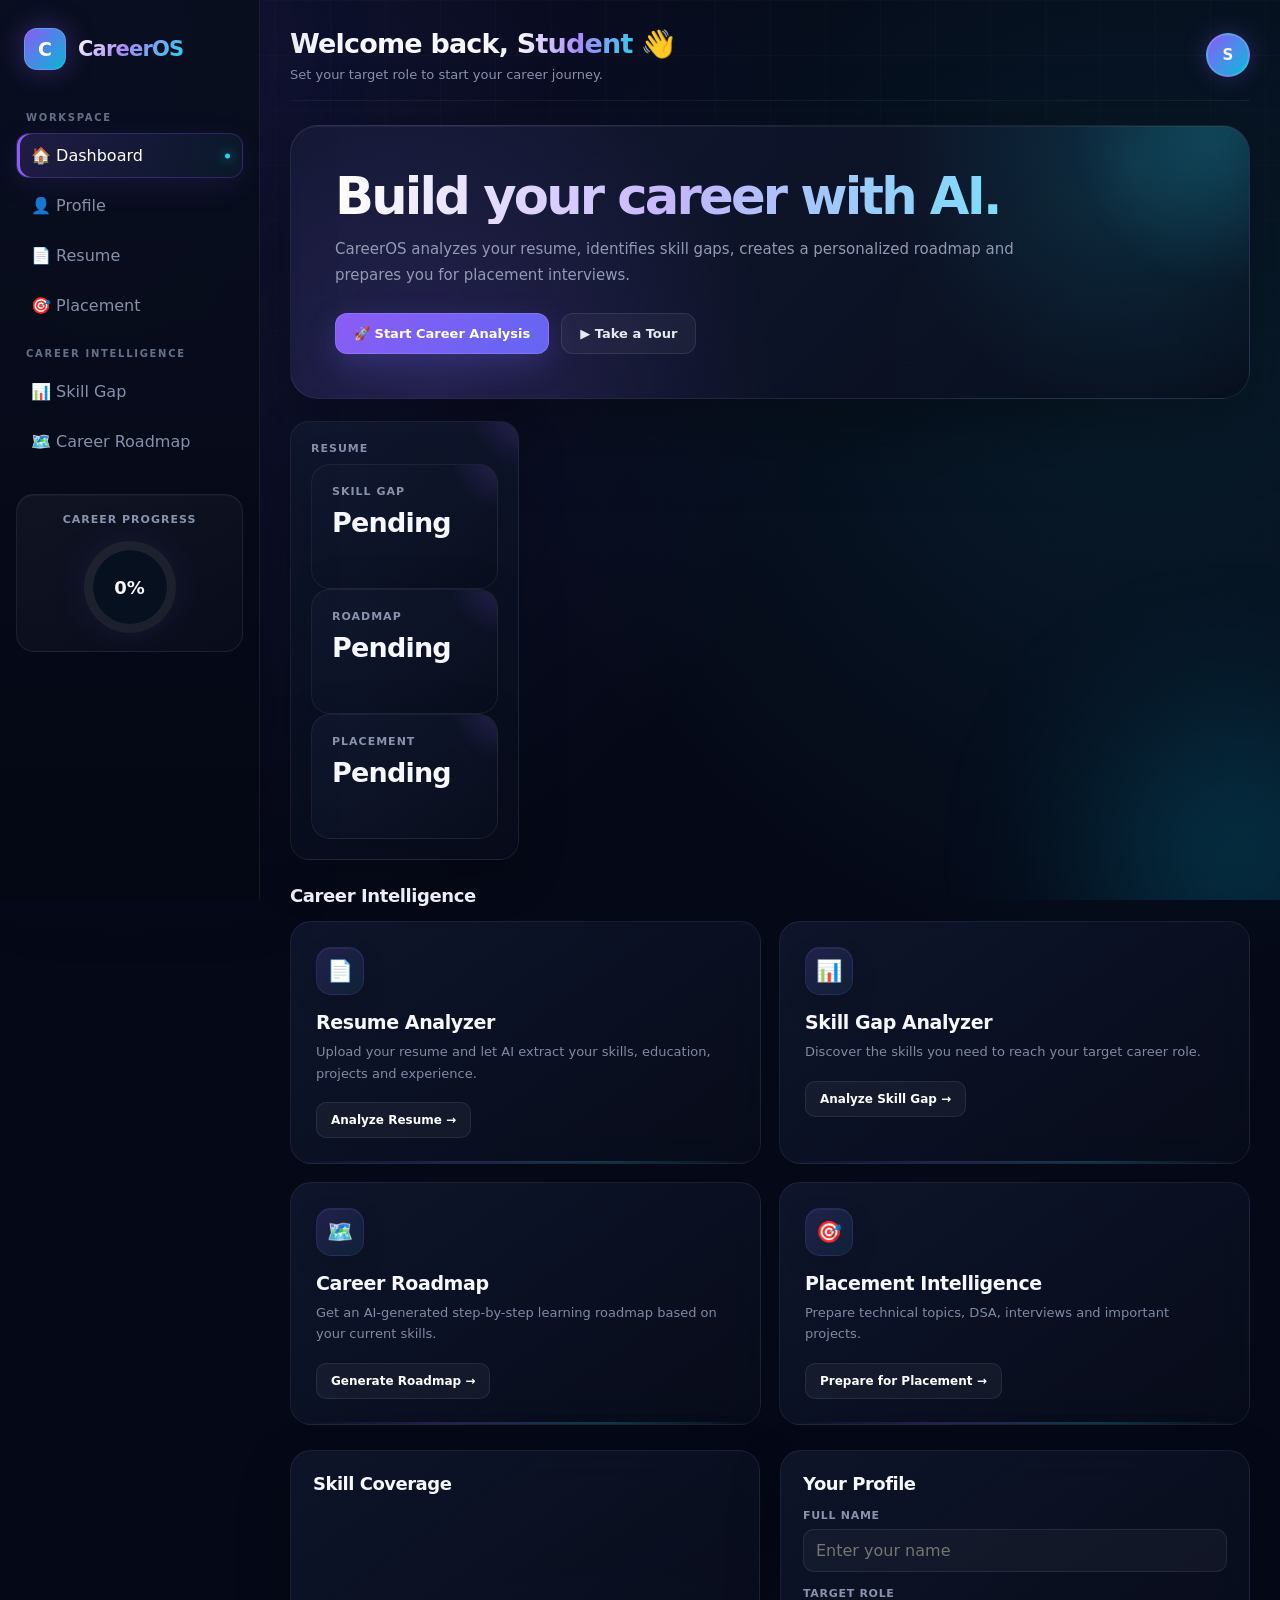
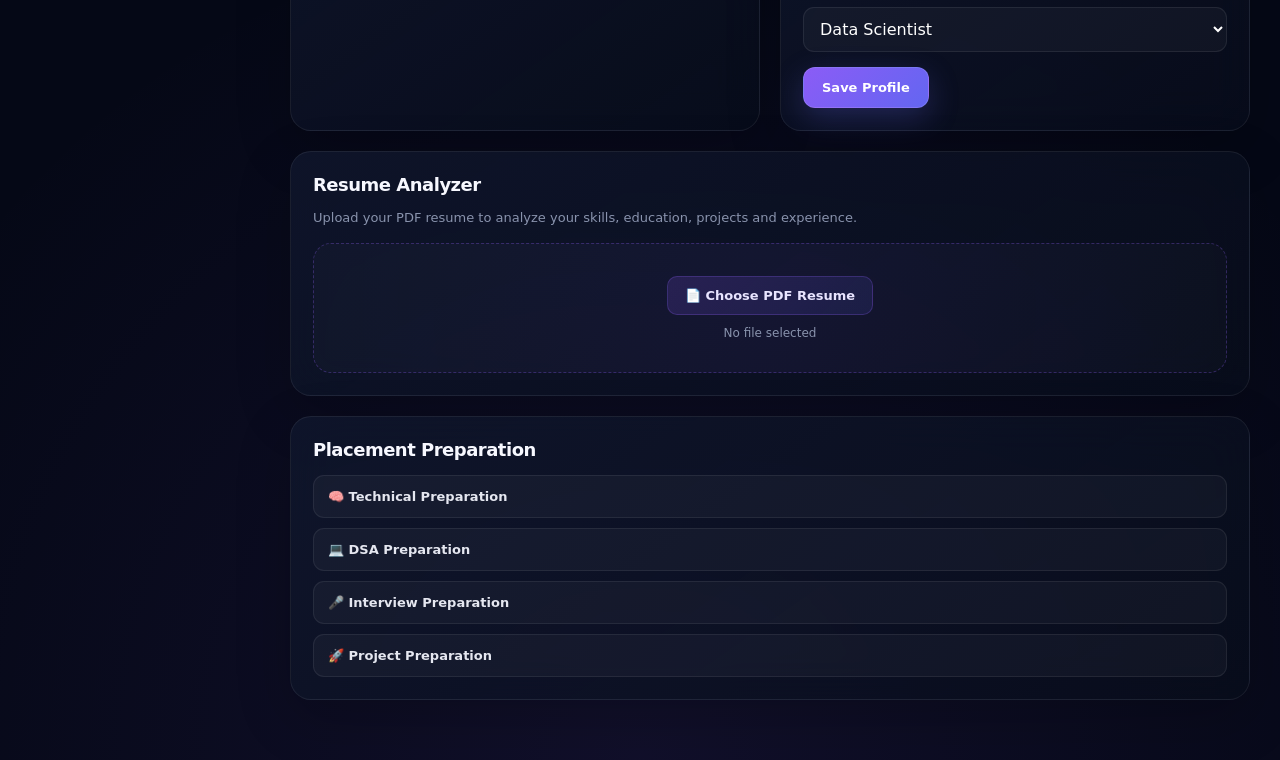
<file: index.html>
<!DOCTYPE html>
<html lang="en">
  <head>
    <meta charset="UTF-8">
    <meta name="viewport" content="width=device-width, initial-scale=1.0">

    <title>CareerOS — AI Career Intelligence</title>

    <style>
        /* =====================================================
           CAREEROS — PREMIUM AI SAAS UI
           FUNCTIONALITY SAFE — API/JS IDs PRESERVED
        ===================================================== */

        * {
            margin: 0;
            padding: 0;
            box-sizing: border-box;
        }

        :root {
            --bg: #050816;
            --bg-2: #080d1d;

            --panel: rgba(13, 19, 39, 0.72);
            --panel-solid: #0d1327;
            --panel-light: rgba(255, 255, 255, 0.045);

            --border: rgba(255, 255, 255, 0.085);

            --text: #f7f8ff;
            --muted: #8993ad;
            --muted-2: #65708b;

            --accent: #8b5cf6;
            --accent2: #22d3ee;
            --accent3: #6366f1;

            --success: #34d399;
            --warning: #fbbf24;
            --danger: #fb7185;

            --shadow:
                0 25px 80px rgba(0, 0, 0, 0.35);

            --glow:
                0 0 45px rgba(139, 92, 246, 0.15);
        }


        /* =====================================================
           BODY
        ===================================================== */

        html {
            scroll-behavior: smooth;
        }

        body {
            font-family:
                Inter,
                ui-sans-serif,
                system-ui,
                -apple-system,
                BlinkMacSystemFont,
                "Segoe UI",
                sans-serif;

            color: var(--text);

            min-height: 100vh;

            overflow-x: hidden;

            background:
                radial-gradient(
                    circle at 10% 10%,
                    rgba(99, 102, 241, 0.15),
                    transparent 30%
                ),
                radial-gradient(
                    circle at 90% 15%,
                    rgba(34, 211, 238, 0.10),
                    transparent 28%
                ),
                radial-gradient(
                    circle at 50% 100%,
                    rgba(139, 92, 246, 0.09),
                    transparent 35%
                ),
                var(--bg);
        }


        /* Subtle grid background */

        body::before {
            content: "";

            position: fixed;
            inset: 0;

            pointer-events: none;

            z-index: -2;

            background-image:
                linear-gradient(
                    rgba(255, 255, 255, 0.018) 1px,
                    transparent 1px
                ),
                linear-gradient(
                    90deg,
                    rgba(255, 255, 255, 0.018) 1px,
                    transparent 1px
                );

            background-size: 55px 55px;

            mask-image:
                linear-gradient(
                    to bottom,
                    black,
                    transparent 90%
                );
        }


        button,
        input,
        select,
        textarea {
            font: inherit;
        }

        button {
            cursor: pointer;
        }


        /* =====================================================
           BACKGROUND ORBS
        ===================================================== */

        .background {
            position: fixed;
            inset: 0;

            pointer-events: none;

            overflow: hidden;

            z-index: -1;
        }

        .orb {
            position: absolute;

            border-radius: 50%;

            filter: blur(90px);

            opacity: 0.20;

            animation: floatOrb 12s ease-in-out infinite;
        }

        .orb.one {
            width: 330px;
            height: 330px;

            background: #7c5cff;

            top: -120px;
            left: -120px;
        }

        .orb.two {
            width: 280px;
            height: 280px;

            background: #00d4ff;

            right: -100px;
            bottom: -100px;

            animation-delay: -5s;
        }


        /* =====================================================
           MAIN LAYOUT
        ===================================================== */

        .app {
            display: flex;

            min-height: 100vh;
        }


        /* =====================================================
           SIDEBAR
        ===================================================== */

        .sidebar {
            width: 260px;

            min-height: 100vh;

            position: fixed;

            left: 0;
            top: 0;
            bottom: 0;

            z-index: 20;

            padding: 24px 16px;

            background:
                linear-gradient(
                    180deg,
                    rgba(9, 14, 30, 0.94),
                    rgba(4, 8, 20, 0.97)
                );

            border-right:
                1px solid rgba(255, 255, 255, 0.07);

            backdrop-filter: blur(24px);

            box-shadow:
                15px 0 60px rgba(0, 0, 0, 0.18);

            overflow-y: auto;
        }


        /* =====================================================
           LOGO
        ===================================================== */

        .logo {
            display: flex;

            align-items: center;

            gap: 12px;

            margin-bottom: 38px;

            padding: 4px 8px;
        }

        .logo-icon {
            width: 42px;
            height: 42px;

            flex-shrink: 0;

            display: flex;

            align-items: center;
            justify-content: center;

            border-radius: 13px;

            font-size: 19px;

            font-weight: 900;

            color: white;

            background:
                linear-gradient(
                    135deg,
                    #8b5cf6,
                    #06b6d4
                );

            box-shadow:
                0 0 28px rgba(139, 92, 246, 0.35);

            border:
                1px solid rgba(255, 255, 255, 0.15);
        }

        .logo-text {
            font-size: 21px;

            font-weight: 850;

            letter-spacing: -0.8px;

            background:
                linear-gradient(
                    135deg,
                    #ffffff,
                    #a78bfa 45%,
                    #22d3ee
                );

            -webkit-background-clip: text;
            -webkit-text-fill-color: transparent;
        }

        .logo-text span {
            color: #22d3ee;
        }


        /* =====================================================
           NAVIGATION
        ===================================================== */

        .nav-title {
            margin:
                20px 10px 10px;

            color: var(--muted-2);

            font-size: 10px;

            font-weight: 700;

            text-transform: uppercase;

            letter-spacing: 1.7px;
        }

        .nav-item {
            position: relative;

            width: 100%;

            display: flex;

            align-items: center;

            gap: 10px;

            padding: 12px 14px;

            margin-bottom: 5px;

            border:
                1px solid transparent;

            border-radius: 13px;

            background: transparent;

            color: #8791aa;

            text-align: left;

            transition:
                transform 0.22s ease,
                background 0.22s ease,
                border-color 0.22s ease,
                color 0.22s ease;
        }

        .nav-item:hover {
            color: white;

            background:
                rgba(255, 255, 255, 0.045);

            border-color:
                rgba(255, 255, 255, 0.06);

            transform:
                translateX(3px);
        }

        .nav-item.active {
            color: white;

            background:
                linear-gradient(
                    100deg,
                    rgba(139, 92, 246, 0.18),
                    rgba(34, 211, 238, 0.055)
                );

            border-color:
                rgba(139, 92, 246, 0.25);

            box-shadow:
                inset 3px 0 0 #8b5cf6,
                0 8px 30px rgba(139, 92, 246, 0.10);
        }

        .nav-item.active::after {
            content: "";

            position: absolute;

            right: 12px;
            top: 50%;

            width: 5px;
            height: 5px;

            border-radius: 50%;

            background: #22d3ee;

            box-shadow:
                0 0 12px #22d3ee;

            transform:
                translateY(-50%);
        }


        /* =====================================================
           CAREER PROGRESS
        ===================================================== */

        .progress-box {
            margin-top: 30px;

            padding: 18px;

            border-radius: 18px;

            background:
                linear-gradient(
                    145deg,
                    rgba(255, 255, 255, 0.045),
                    rgba(255, 255, 255, 0.018)
                );

            border:
                1px solid rgba(255, 255, 255, 0.07);

            box-shadow:
                inset 0 1px rgba(255, 255, 255, 0.035);
        }

        .progress-title {
            margin-bottom: 15px;

            color: var(--muted);

            font-size: 11px;

            font-weight: 600;

            text-align: center;

            text-transform: uppercase;

            letter-spacing: 1px;
        }

        .progress-circle {
            width: 92px;
            height: 92px;

            margin: auto;

            display: flex;

            align-items: center;
            justify-content: center;

            border-radius: 50%;

            background:
                radial-gradient(
                    circle,
                    #07101f 56%,
                    transparent 57%
                ),
                conic-gradient(
                    #8b5cf6 0deg,
                    #22d3ee 0deg,
                    rgba(255, 255, 255, 0.07) 0deg
                );

            box-shadow:
                0 0 35px rgba(139, 92, 246, 0.10);
        }

        .progress-circle span {
            font-size: 18px;

            font-weight: 850;
        }


        /* =====================================================
           MAIN
        ===================================================== */

        .main {
            width: calc(100% - 260px);

            margin-left: 260px;

            padding: 28px 30px 60px;

            min-width: 0;
        }


        /* =====================================================
           TOPBAR
        ===================================================== */

        .topbar {
            display: flex;

            align-items: center;

            justify-content: space-between;

            gap: 20px;

            margin-bottom: 24px;

            padding-bottom: 18px;

            border-bottom:
                1px solid rgba(255, 255, 255, 0.055);
        }

        .welcome h1 {
            font-size: 27px;

            line-height: 1.2;

            letter-spacing: -0.8px;

            margin-bottom: 7px;
        }

        .welcome p {
            color: var(--muted);

            font-size: 13px;
        }

        #userName {
            background:
                linear-gradient(
                    100deg,
                    #ffffff,
                    #a78bfa,
                    #22d3ee
                );

            -webkit-background-clip: text;

            -webkit-text-fill-color: transparent;
        }

        .profile-mini {
            display: flex;

            align-items: center;

            gap: 10px;
        }

        .avatar {
            width: 44px;
            height: 44px;

            display: flex;

            align-items: center;
            justify-content: center;

            border-radius: 50%;

            font-size: 15px;

            font-weight: 850;

            background:
                linear-gradient(
                    135deg,
                    #8b5cf6,
                    #09bcdc
                );

            border:
                2px solid rgba(255, 255, 255, 0.14);

            box-shadow:
                0 0 25px rgba(139, 92, 246, 0.28);
        }


        /* =====================================================
           HERO
        ===================================================== */

        .hero {
            position: relative;

            overflow: hidden;

            padding: 44px;

            margin-bottom: 22px;

            border-radius: 28px;

            border:
                1px solid rgba(255, 255, 255, 0.08);

            background:
                radial-gradient(
                    circle at 88% 15%,
                    rgba(34, 211, 238, 0.14),
                    transparent 28%
                ),
                radial-gradient(
                    circle at 15% 100%,
                    rgba(139, 92, 246, 0.18),
                    transparent 40%
                ),
                linear-gradient(
                    135deg,
                    rgba(20, 26, 52, 0.90),
                    rgba(8, 13, 27, 0.76)
                );

            box-shadow:
                var(--shadow),
                inset 0 1px rgba(255, 255, 255, 0.055);

            backdrop-filter:
                blur(25px);

            animation:
                fadeUp 0.7s ease both;
        }

        .hero::before {
            content: "";

            position: absolute;

            width: 320px;
            height: 320px;

            right: -130px;
            top: -150px;

            border-radius: 50%;

            background:
                radial-gradient(
                    circle,
                    rgba(34, 211, 238, 0.20),
                    transparent 65%
                );

            filter: blur(10px);

            pointer-events: none;
        }

        .hero h2 {
            position: relative;

            max-width: 760px;

            margin-bottom: 12px;

            font-size:
                clamp(34px, 4vw, 54px);

            line-height: 1.04;

            letter-spacing: -2.8px;

            font-weight: 850;

            background:
                linear-gradient(
                    100deg,
                    #ffffff 0%,
                    #c4b5fd 45%,
                    #67e8f9 100%
                );

            -webkit-background-clip: text;

            -webkit-text-fill-color: transparent;
        }

        .hero p {
            position: relative;

            max-width: 700px;

            color: #929bb3;

            font-size: 15px;

            line-height: 1.75;
        }

        .hero-actions {
            position: relative;

            display: flex;

            gap: 12px;

            flex-wrap: wrap;

            margin-top: 25px;
        }


        /* =====================================================
           BUTTONS
        ===================================================== */

        .btn {
            border: 0;

            padding: 12px 18px;

            border-radius: 12px;

            font-size: 13px;

            font-weight: 750;

            color: white;

            transition:
                transform 0.2s ease,
                box-shadow 0.2s ease,
                border-color 0.2s ease;
        }

        .btn:hover {
            transform:
                translateY(-2px);
        }

        .btn:active {
            transform:
                translateY(0) scale(0.98);
        }

        .btn-primary {
            background:
                linear-gradient(
                    135deg,
                    #8b5cf6,
                    #6366f1
                );

            border:
                1px solid rgba(255, 255, 255, 0.12);

            box-shadow:
                0 10px 30px rgba(99, 102, 241, 0.25);
        }

        .btn-primary:hover {
            box-shadow:
                0 15px 40px rgba(139, 92, 246, 0.38);
        }

        .btn-secondary {
            background:
                rgba(255, 255, 255, 0.045);

            border:
                1px solid rgba(255, 255, 255, 0.09);

            color: #e7e9f2;
        }

        .btn-secondary:hover {
            background:
                rgba(255, 255, 255, 0.07);

            border-color:
                rgba(255, 255, 255, 0.15);
        }


        /* =====================================================
           STATS
        ===================================================== */

        .stats {
            display: grid;

            grid-template-columns:
                repeat(4, minmax(0, 1fr));

            gap: 15px;

            margin-bottom: 25px;
        }

        .stat-card {
            position: relative;

            overflow: hidden;

            min-height: 125px;

            padding: 20px;

            border-radius: 19px;

            border:
                1px solid rgba(255, 255, 255, 0.07);

            background:
                linear-gradient(
                    145deg,
                    rgba(18, 25, 48, 0.84),
                    rgba(9, 14, 29, 0.76)
                );

            box-shadow:
                0 15px 50px rgba(0, 0, 0, 0.20);

            backdrop-filter:
                blur(20px);

            transition:
                transform 0.25s ease,
                border-color 0.25s ease,
                box-shadow 0.25s ease;
        }

        .stat-card::before {
            content: "";

            position: absolute;

            width: 110px;
            height: 110px;

            right: -60px;
            top: -60px;

            border-radius: 50%;

            background:
                radial-gradient(
                    circle,
                    rgba(139, 92, 246, 0.20),
                    transparent 65%
                );
        }

        .stat-card:hover {
            transform:
                translateY(-5px);

            border-color:
                rgba(139, 92, 246, 0.22);

            box-shadow:
                0 22px 60px rgba(0, 0, 0, 0.30),
                0 0 35px rgba(139, 92, 246, 0.08);
        }

        .stat-label {
            position: relative;

            margin-bottom: 9px;

            color: var(--muted);

            font-size: 11px;

            font-weight: 650;

            text-transform: uppercase;

            letter-spacing: 1px;
        }

        .stat-value {
            position: relative;

            font-size: 27px;

            font-weight: 850;

            letter-spacing: -0.8px;
        }

        .stat-value.done {
            color: var(--success);

            text-shadow:
                0 0 20px rgba(52, 211, 153, 0.18);
        }


        /* =====================================================
           SECTION TITLE
        ===================================================== */

        .section-title {
            margin-bottom: 15px;

            font-size: 18px;

            font-weight: 750;

            letter-spacing: -0.4px;
        }


        /* =====================================================
           MODULES
        ===================================================== */

        .modules {
            display: grid;

            grid-template-columns:
                repeat(2, minmax(0, 1fr));

            gap: 18px;

            margin-bottom: 25px;
        }

        .module {
            position: relative;

            overflow: hidden;

            min-height: 220px;

            padding: 25px;

            border-radius: 21px;

            border:
                1px solid rgba(255, 255, 255, 0.075);

            background:
                linear-gradient(
                    145deg,
                    rgba(17, 24, 47, 0.84),
                    rgba(8, 13, 27, 0.78)
                );

            backdrop-filter:
                blur(20px);

            transition:
                transform 0.3s ease,
                border-color 0.3s ease,
                box-shadow 0.3s ease;
        }

        .module::after {
            content: "";

            position: absolute;

            left: 0;
            bottom: 0;

            width: 100%;
            height: 2px;

            background:
                linear-gradient(
                    90deg,
                    transparent,
                    rgba(139, 92, 246, 0.75),
                    rgba(34, 211, 238, 0.75),
                    transparent
                );

            opacity: 0.30;

            transition:
                opacity 0.3s ease;
        }

        .module:hover {
            transform:
                translateY(-7px);

            border-color:
                rgba(139, 92, 246, 0.24);

            box-shadow:
                0 25px 65px rgba(0, 0, 0, 0.30),
                0 0 35px rgba(139, 92, 246, 0.08);
        }

        .module:hover::after {
            opacity: 1;
        }

        .module-icon {
            width: 48px;
            height: 48px;

            display: flex;

            align-items: center;
            justify-content: center;

            margin-bottom: 16px;

            border-radius: 15px;

            font-size: 21px;

            background:
                linear-gradient(
                    135deg,
                    rgba(139, 92, 246, 0.17),
                    rgba(34, 211, 238, 0.08)
                );

            border:
                1px solid rgba(139, 92, 246, 0.15);

            box-shadow:
                inset 0 1px rgba(255, 255, 255, 0.05),
                0 10px 25px rgba(0, 0, 0, 0.15);
        }

        .module h3 {
            margin-bottom: 8px;

            font-size: 19px;

            letter-spacing: -0.4px;
        }

        .module p {
            max-width: 500px;

            margin-bottom: 18px;

            color: #7f8aa4;

            font-size: 13px;

            line-height: 1.65;
        }

        .module-btn {
            padding: 10px 14px;

            border-radius: 10px;

            background:
                rgba(255, 255, 255, 0.045);

            border:
                1px solid rgba(255, 255, 255, 0.08);

            color: white;

            font-size: 12px;

            font-weight: 700;

            transition:
                0.2s ease;
        }

        .module-btn:hover {
            background:
                rgba(139, 92, 246, 0.13);

            border-color:
                rgba(139, 92, 246, 0.25);

            transform:
                translateX(3px);
        }


        /* =====================================================
           LOWER GRID
        ===================================================== */

        .lower-grid {
            display: grid;

            grid-template-columns:
                minmax(0, 1fr)
                minmax(0, 1fr);

            gap: 20px;

            margin-bottom: 20px;
        }


        /* =====================================================
           PANELS
        ===================================================== */

        .panel {
            border:
                1px solid rgba(255, 255, 255, 0.075);

            border-radius: 21px;

            padding: 22px;

            background:
                linear-gradient(
                    145deg,
                    rgba(16, 23, 45, 0.82),
                    rgba(8, 13, 27, 0.76)
                );

            box-shadow:
                0 18px 55px rgba(0, 0, 0, 0.20);

            backdrop-filter:
                blur(22px);
        }

        .panel h2,
        .panel h3 {
            letter-spacing: -0.5px;
        }


        /* =====================================================
           SKILL COVERAGE
        ===================================================== */

        .skill-row {
            margin-bottom: 17px;
        }

        .skill-row:last-child {
            margin-bottom: 0;
        }

        .skill-info {
            display: flex;

            align-items: center;

            justify-content: space-between;

            margin-bottom: 8px;

            font-size: 13px;
        }

        .skill-info span:first-child {
            color: #dfe4f1;

            font-weight: 600;
        }

        .skill-info span:last-child {
            color: var(--muted);

            font-size: 12px;
        }

        .bar {
            height: 7px;

            overflow: hidden;

            border-radius: 999px;

            background:
                rgba(255, 255, 255, 0.06);
        }

        .bar-fill {
            width: 0;

            height: 100%;

            border-radius: inherit;

            background:
                linear-gradient(
                    90deg,
                    #8b5cf6,
                    #6366f1,
                    #22d3ee
                );

            box-shadow:
                0 0 14px rgba(34, 211, 238, 0.18);

            transition:
                width 1.2s cubic-bezier(.2,.8,.2,1);
        }


        /* =====================================================
           FORM / PROFILE
        ===================================================== */

        .form-group {
            margin-bottom: 15px;
        }

        .form-group label {
            display: block;

            margin-bottom: 7px;

            color: var(--muted);

            font-size: 11px;

            font-weight: 600;

            text-transform: uppercase;

            letter-spacing: 0.7px;
        }

        .form-control {
            width: 100%;

            padding: 11px 12px;

            border-radius: 11px;

            border:
                1px solid rgba(255, 255, 255, 0.08);

            background:
                rgba(255, 255, 255, 0.035);

            color: white;

            outline: none;

            transition:
                border-color 0.2s ease,
                box-shadow 0.2s ease,
                background 0.2s ease;
        }

        .form-control:hover {
            border-color:
                rgba(139, 92, 246, 0.25);
        }

        .form-control:focus {
            border-color:
                rgba(139, 92, 246, 0.55);

            background:
                rgba(139, 92, 246, 0.045);

            box-shadow:
                0 0 0 4px rgba(139, 92, 246, 0.07);
        }

        select.form-control option {
            background: #101827;

            color: white;
        }


        /* =====================================================
           RESUME UPLOAD
        ===================================================== */

        .upload-box {
            position: relative;

            margin-top: 18px;

            padding: 32px 20px;

            text-align: center;

            border:
                1px dashed rgba(139, 92, 246, 0.30);

            border-radius: 18px;

            background:
                radial-gradient(
                    circle at center,
                    rgba(139, 92, 246, 0.07),
                    rgba(255, 255, 255, 0.018)
                );

            transition:
                0.25s ease;
        }

        .upload-box:hover {
            border-color:
                rgba(34, 211, 238, 0.55);

            background:
                rgba(34, 211, 238, 0.035);

            box-shadow:
                0 0 35px rgba(34, 211, 238, 0.07);
        }

        .upload-box input {
            display: none;
        }

        .upload-label {
            display: inline-flex;

            align-items: center;

            gap: 7px;

            padding: 11px 17px;

            border-radius: 10px;

            background:
                linear-gradient(
                    135deg,
                    rgba(139, 92, 246, 0.17),
                    rgba(99, 102, 241, 0.12)
                );

            border:
                1px solid rgba(139, 92, 246, 0.25);

            color: #e8e4ff;

            font-size: 13px;

            font-weight: 700;

            cursor: pointer;

            transition:
                0.2s ease;
        }

        .upload-label:hover {
            transform:
                translateY(-2px);

            box-shadow:
                0 10px 25px rgba(139, 92, 246, 0.16);
        }

        .file-name {
            margin-top: 11px;

            color: var(--muted);

            font-size: 12px;

            word-break: break-all;
        }


        /* =====================================================
           AI OUTPUT
        ===================================================== */

        .analysis-output {
            margin-top: 20px;

            padding: 20px;

            border-radius: 17px;

            background:
                rgba(255, 255, 255, 0.022);

            border:
                1px solid rgba(255, 255, 255, 0.065);

            line-height: 1.6;

            animation:
                resultReveal 0.45s ease both;
        }

        .analysis-card {
            padding: 5px;
        }

        .analysis-section {
            margin-bottom: 16px;

            padding: 19px;

            border-radius: 16px;

            background:
                rgba(255, 255, 255, 0.025);

            border:
                1px solid rgba(255, 255, 255, 0.065);

            transition:
                0.25s ease;
        }

        .analysis-section:hover {
            background:
                rgba(255, 255, 255, 0.038);

            border-color:
                rgba(139, 92, 246, 0.15);
        }

        .analysis-section:last-child {
            margin-bottom: 0;
        }

        .analysis-section h3 {
            margin-bottom: 10px;

            font-size: 16px;
        }


        /* =====================================================
           SKILL BADGES
        ===================================================== */

        .skill-badges {
            display: flex;

            flex-wrap: wrap;

            gap: 7px;

            margin-top: 10px;
        }

        .skill-badge {
            display: inline-flex;

            align-items: center;

            padding: 7px 11px;

            border-radius: 999px;

            color: #c9c3ff;

            background:
                rgba(139, 92, 246, 0.10);

            border:
                1px solid rgba(139, 92, 246, 0.18);

            font-size: 12px;

            font-weight: 600;

            box-shadow:
                inset 0 1px rgba(255, 255, 255, 0.04);
        }


        /* =====================================================
           ATS SCORE
        ===================================================== */

        .ats-score {
            position: relative;

            margin-bottom: 20px;

            padding: 24px;

            overflow: hidden;

            border-radius: 23px;

            text-align: center;

            background:
                radial-gradient(
                    circle at center,
                    rgba(139, 92, 246, 0.14),
                    transparent 65%
                ),
                rgba(255, 255, 255, 0.025);

            border:
                1px solid rgba(139, 92, 246, 0.15);

            box-shadow:
                0 0 45px rgba(139, 92, 246, 0.08);
        }

        .ats-number {
            font-size: 44px;

            line-height: 1;

            font-weight: 850;

            color: #67e8f9;

            text-shadow:
                0 0 25px rgba(34, 211, 238, 0.18);
        }

        .ats-bar {
            height: 8px;

            margin-top: 14px;

            overflow: hidden;

            border-radius: 999px;

            background:
                rgba(255, 255, 255, 0.07);
        }

        .ats-fill {
            height: 100%;

            border-radius: inherit;

            background:
                linear-gradient(
                    90deg,
                    #8b5cf6,
                    #6366f1,
                    #22d3ee
                );

            box-shadow:
                0 0 15px rgba(34, 211, 238, 0.25);
        }


        /* =====================================================
           PLACEMENT
        ===================================================== */

        .prep-list {
            display: grid;

            gap: 10px;
        }

        .prep-btn {
            width: 100%;

            padding: 13px 14px;

            border-radius: 11px;

            background:
                rgba(255, 255, 255, 0.035);

            border:
                1px solid rgba(255, 255, 255, 0.075);

            color: #e5e7f0;

            text-align: left;

            font-size: 13px;

            font-weight: 600;

            transition:
                0.2s ease;
        }

        .prep-btn:hover {
            background:
                rgba(139, 92, 246, 0.10);

            border-color:
                rgba(139, 92, 246, 0.22);

            transform:
                translateX(3px);
        }


        /* =====================================================
           TOAST
        ===================================================== */

        .toast {
            position: fixed;

            right: 25px;

            bottom: 25px;

            max-width: 360px;

            padding: 14px 18px;

            border-radius: 13px;

            background:
                rgba(12, 17, 35, 0.90);

            border:
                1px solid rgba(255, 255, 255, 0.10);

            box-shadow:
                0 20px 50px rgba(0, 0, 0, 0.35);

            backdrop-filter:
                blur(18px);

            transform:
                translateY(120px);

            opacity: 0;

            transition:
                0.3s ease;

            z-index: 100;

            font-size: 13px;
        }

        .toast.show {
            transform:
                translateY(0);

            opacity: 1;
        }


        /* =====================================================
           SCROLLBAR
        ===================================================== */

        ::-webkit-scrollbar {
            width: 8px;
        }

        ::-webkit-scrollbar-track {
            background: transparent;
        }

        ::-webkit-scrollbar-thumb {
            background:
                linear-gradient(
                    #8b5cf6,
                    #22d3ee
                );

            border-radius: 999px;
        }

        ::-webkit-scrollbar-thumb:hover {
            background:
                linear-gradient(
                    #a78bfa,
                    #67e8f9
                );
        }


        /* =====================================================
           ANIMATIONS
        ===================================================== */

        @keyframes fadeUp {
            from {
                opacity: 0;

                transform:
                    translateY(18px);
            }

            to {
                opacity: 1;

                transform:
                    translateY(0);
            }
        }

        @keyframes resultReveal {
            from {
                opacity: 0;

                transform:
                    translateY(12px);
            }

            to {
                opacity: 1;

                transform:
                    translateY(0);
            }
        }

        @keyframes floatOrb {
            0%,
            100% {
                transform:
                    translate(0, 0);
            }

            50% {
                transform:
                    translate(35px, 25px);
            }
        }


        /* =====================================================
           RESPONSIVE
        ===================================================== */

        @media (max-width: 1100px) {

            .sidebar {
                width: 230px;
            }

            .main {
                width: calc(100% - 230px);

                margin-left: 230px;

                padding:
                    24px;
            }

            .stats {
                grid-template-columns:
                    repeat(2, 1fr);
            }
        }


        @media (max-width: 850px) {

            .sidebar {
                position: relative;

                width: 100%;

                min-height: auto;

                height: auto;

                border-right: none;

                border-bottom:
                    1px solid rgba(255, 255, 255, 0.07);

                padding: 16px;
            }

            .app {
                display: block;
            }

            .main {
                width: 100%;

                margin-left: 0;

                padding: 20px;
            }

            .logo {
                margin-bottom: 20px;
            }

            .nav-title {
                margin-top: 12px;
            }

            .progress-box {
                display: none;
            }

            .lower-grid {
                grid-template-columns: 1fr;
            }

            .modules {
                grid-template-columns: 1fr;
            }

            .hero {
                padding: 34px;
            }
        }


        @media (max-width: 600px) {

            .main {
                padding: 15px;
            }

            .topbar {
                align-items: flex-start;
            }

            .welcome h1 {
                font-size: 21px;
            }

            .avatar {
                width: 38px;
                height: 38px;
            }

            .hero {
                padding: 28px 22px;

                border-radius: 22px;
            }

            .hero h2 {
                font-size: 34px;

                letter-spacing: -1.8px;
            }

            .hero p {
                font-size: 14px;
            }

            .stats {
                grid-template-columns: 1fr;
            }

            .stat-card {
                min-height: 105px;
            }

            .module {
                padding: 21px;
            }

            .panel {
                padding: 18px;
            }

            .toast {
                left: 15px;
                right: 15px;
                bottom: 15px;
                max-width: none;
            }
        }
    </style>
</head>


<body>

    <!-- =====================================================
         BACKGROUND
    ===================================================== -->

    <div class="background">
        <div class="orb one"></div>
        <div class="orb two"></div>
    </div>


    <!-- =====================================================
         APP
    ===================================================== -->

    <div class="app">


        <!-- =================================================
             SIDEBAR
        ================================================= -->

        <aside class="sidebar">

            <div class="logo">

                <div class="logo-icon">
                    C
                </div>

                <div class="logo-text">
                    Career<span>OS</span>
                </div>

            </div>


            <div class="nav-title">
                Workspace
            </div>


            <button
                class="nav-item active"
                data-section="dashboard">

                🏠 Dashboard

            </button>


            <button
                class="nav-item"
                data-section="profile">

                👤 Profile

            </button>


            <button
                class="nav-item"
                data-section="resume">

                📄 Resume

            </button>


            <button
                class="nav-item"
                data-section="placement">

                🎯 Placement

            </button>


            <div class="nav-title">
                Career Intelligence
            </div>


            <button
                class="nav-item module-nav"
                data-module="skill-gap">

                📊 Skill Gap

            </button>


            <button
                class="nav-item module-nav"
                data-module="roadmap">

                🗺️ Career Roadmap

            </button>


            <div class="progress-box">

                <div class="progress-title">
                    Career Progress
                </div>

                <div class="progress-circle">

                    <span id="progressPercent">
                        0%
                    </span>

                </div>

            </div>

        </aside>


        <!-- =================================================
             MAIN
        ================================================= -->

        <main class="main">


            <!-- TOPBAR -->

            <div class="topbar">

                <div class="welcome">

                    <h1>
                        Welcome back,
                        <span id="userName">
                            Student
                        </span>
                        👋
                    </h1>

                    <p id="targetLabel">
                        Set your target role to start your career journey.
                    </p>

                </div>


                <div class="profile-mini">

                    <div
                        class="avatar"
                        id="avatar">

                        S

                    </div>

                </div>

            </div>


            <!-- =================================================
                 HERO
            ================================================= -->

            <section
                class="hero"
                id="dashboard">

                <h2>
                    Build your career with AI.
                </h2>

                <p>
                    CareerOS analyzes your resume, identifies skill gaps,
                    creates a personalized roadmap and prepares you for
                    placement interviews.
                </p>


                <div class="hero-actions">

                    <button
                        class="btn btn-primary"
                        id="startBtn">

                        🚀 Start Career Analysis

                    </button>


                    <button
                        class="btn btn-secondary"
                        id="tourBtn">

                        ▶ Take a Tour

                    </button>

                </div>

            </section>


            <!-- =================================================
                 STATS
            ================================================= -->

            <section class="stats">

                <div class="stat-card">

                    <div class="stat-label">
                        Resume
                    </div>

                    <div
                        class="stat-value"
                          Pending

                    </div>

                </div>


                <div class="stat-card">

                    <div class="stat-label">
                        Skill Gap
                    </div>

                    <div
                        class="stat-value"
                        id="s-gap">

                        Pending

                    </div>

                </div>


                <div class="stat-card">

                    <div class="stat-label">
                        Roadmap
                    </div>

                    <div
                        class="stat-value"
                        id="s-road">

                        Pending

                    </div>

                </div>


                <div class="stat-card">

                    <div class="stat-label">
                        Placement
                    </div>

                    <div
                        class="stat-value"
                        id="s-place">

                        Pending

                    </div>

                </div>

            </section>


            <!-- =================================================
                 MODULES
            ================================================= -->

            <h2
                class="section-title"
                id="modules">

                Career Intelligence

            </h2>


            <section class="modules">


                <!-- Resume -->

                <div class="module">

                    <div class="module-icon">
                        📄
                    </div>

                    <h3>
                        Resume Analyzer
                    </h3>

                    <p>
                        Upload your resume and let AI extract your
                        skills, education, projects and experience.
                    </p>

                    <button
                        class="module-btn"
                        data-module="resume"
                        id="resumeModuleBtn">

                        Analyze Resume →

                    </button>

                </div>


                <!-- Skill Gap -->

                <div class="module">

                    <div class="module-icon">
                        📊
                    </div>

                    <h3>
                        Skill Gap Analyzer
                    </h3>

                    <p>
                        Discover the skills you need to reach your
                        target career role.
                    </p>

                    <button
                        class="module-btn"
                        data-module="skill-gap">

                        Analyze Skill Gap →

                    </button>

                </div>


                <!-- Roadmap -->

                <div class="module">

                    <div class="module-icon">
                        🗺️
                    </div>

                    <h3>
                        Career Roadmap
                    </h3>

                    <p>
                        Get an AI-generated step-by-step learning
                        roadmap based on your current skills.
                    </p>

                    <button
                        class="module-btn"
                        data-module="roadmap">

                        Generate Roadmap →

                    </button>

                </div>


                <!-- Placement -->

                <div class="module">

                    <div class="module-icon">
                        🎯
                    </div>

                    <h3>
                        Placement Intelligence
                    </h3>

                    <p>
                        Prepare technical topics, DSA, interviews
                        and important projects.
                    </p>

                    <button
                        class="module-btn"
                        data-module="placement">

                        Prepare for Placement →

                    </button>

                </div>

            </section>


            <!-- =================================================
                 LOWER GRID
            ================================================= -->

            <section class="lower-grid">


                <!-- SKILL COVERAGE -->

                <div class="panel">

                    <h2 class="section-title">
                        Skill Coverage
                    </h2>

                </div>


                <!-- PROFILE -->

                <div
                    class="panel"
                    id="profile">

                    <h2 class="section-title">
                        Your Profile
                    </h2>


                    <div class="form-group">

                        <label>
                            Full Name
                        </label>

                        <input
                            type="text"
                            id="profileName"
                            class="form-control"
                            placeholder="Enter your name">

                    </div>


                    <div class="form-group">

                        <label>
                            Target Role
                        </label>

                        <select
                            id="profileRole"
                            class="form-control">

                            <option value="Data Scientist">
                                Data Scientist
                            </option>

                            <option value="Data Analyst">
                                Data Analyst
                            </option>

                            <option value="Machine Learning Engineer">
                                Machine Learning Engineer
                            </option>

                            <option value="Software Engineer">
                                Software Engineer
                            </option>
                        <label for="target-role">Target Role</label>


                        <option value="">Select Target Role</option>

                        <!-- ================= COMPUTER / SOFTWARE ================= -->
                        <optgroup label="Software & Development">
                            <option value="Software Engineer">Software Engineer</option>
                            <option value="Software Developer">Software Developer</option>
                            <option value="Full Stack Developer">Full Stack Developer</option>
                            <option value="Frontend Developer">Frontend Developer</option>
                            <option value="Backend Developer">Backend Developer</option>
                            <option value="Mobile App Developer">Mobile App Developer</option>
                            <option value="Web Developer">Web Developer</option>
                            <option value="Python Developer">Python Developer</option>
                            <option value="Java Developer">Java Developer</option>
                            <option value="C++ Developer">C++ Developer</option>
                        </optgroup>

                        <!-- ================= AI / DATA ================= -->
                        <optgroup label="AI, ML & Data">
                            <option value="Data Analyst">Data Analyst</option>
                            <option value="Data Scientist">Data Scientist</option>
                            <option value="Data Engineer">Data Engineer</option>
                            <option value="Machine Learning Engineer">Machine Learning Engineer</option>
                            <option value="AI Engineer">AI Engineer</option>
                            <option value="AI/ML Engineer">AI/ML Engineer</option>
                            <option value="Business Analyst">Business Analyst</option>
                            <option value="Business Intelligence Analyst">Business Intelligence Analyst</option>
                        </optgroup>

                        <!-- ================= ECE / EEE / EE ================= -->
                        <optgroup label="Electronics & Electrical">
                            <option value="Electronics Engineer">Electronics Engineer</option>
                            <option value="Electronics Design Engineer">Electronics Design Engineer</option>
                            <option value="Embedded Systems Engineer">Embedded Systems Engineer</option>
                            <option value="Embedded Software Engineer">Embedded Software Engineer</option>
                            <option value="VLSI Design Engineer">VLSI Design Engineer</option>
                            <option value="VLSI Verification Engineer">VLSI Verification Engineer</option>
                            <option value="FPGA Engineer">FPGA Engineer</option>
                            <option value="Hardware Engineer">Hardware Engineer</option>
                            <option value="Electrical Engineer">Electrical Engineer</option>
                            <option value="Power Systems Engineer">Power Systems Engineer</option>
                            <option value="Control Systems Engineer">Control Systems Engineer</option>
                            <option value="Instrumentation Engineer">Instrumentation Engineer</option>
                        </optgroup>

                        <!-- ================= MECHANICAL ================= -->
                        <optgroup label="Mechanical & Manufacturing">
                            <option value="Mechanical Engineer">Mechanical Engineer</option>
                            <option value="Design Engineer">Design Engineer</option>
                            <option value="CAD Engineer">CAD Engineer</option>
                            <option value="Automotive Engineer">Automotive Engineer</option>
                            <option value="Manufacturing Engineer">Manufacturing Engineer</option>
                            <option value="Production Engineer">Production Engineer</option>
                            <option value="Industrial Engineer">Industrial Engineer</option>
                            <option value="Robotics Engineer">Robotics Engineer</option>
                            <option value="Mechatronics Engineer">Mechatronics Engineer</option>
                            <option value="Quality Engineer">Quality Engineer</option>
                        </optgroup>

                        <!-- ================= CIVIL ================= -->
                        <optgroup label="Civil & Infrastructure">
                            <option value="Civil Engineer">Civil Engineer</option>
                            <option value="Structural Engineer">Structural Engineer</option>
                            <option value="Construction Engineer">Construction Engineer</option>
                            <option value="Site Engineer">Site Engineer</option>
                            <option value="Geotechnical Engineer">Geotechnical Engineer</option>
                            <option value="Transportation Engineer">Transportation Engineer</option>
                            <option value="Environmental Engineer">Environmental Engineer</option>
                            <option value="Urban Planning Engineer">Urban Planning Engineer</option>
                        </optgroup>

                        <!-- ================= CHEMICAL ================= -->
                        <optgroup label="Chemical & Process">
                            <option value="Chemical Engineer">Chemical Engineer</option>
                            <option value="Process Engineer">Process Engineer</option>
                            <option value="Process Design Engineer">Process Design Engineer</option>
                            <option value="Production Engineer">Production Engineer</option>
                            <option value="Plant Engineer">Plant Engineer</option>
                            <option value="Environmental Engineer">Environmental Engineer</option>
                        </optgroup>

                        <!-- ================= BIOTECH / BIO ================= -->
                        <optgroup label="Biotechnology & Life Sciences">
                            <option value="Biotechnologist">Biotechnologist</option>
                            <option value="Biomedical Engineer">Biomedical Engineer</option>
                            <option value="Bioinformatics Analyst">Bioinformatics Analyst</option>
                            <option value="Clinical Research Associate">Clinical Research Associate</option>
                            <option value="Research Scientist">Research Scientist</option>
                        </optgroup>

                        <!-- ================= AEROSPACE ================= -->
                        <optgroup label="Aerospace & Aviation">
                            <option value="Aerospace Engineer">Aerospace Engineer</option>
                            <option value="Aeronautical Engineer">Aeronautical Engineer</option>
                            <option value="Flight Systems Engineer">Flight Systems Engineer</option>
                            <option value="Avionics Engineer">Avionics Engineer</option>
                            <option value="Aircraft Design Engineer">Aircraft Design Engineer</option>
                        </optgroup>

                        <!-- ================= CORE / MANAGEMENT ================= -->
                        <optgroup label="Core & Management">
                            <option value="Project Engineer">Project Engineer</option>
                            <option value="Project Manager">Project Manager</option>
                            <option value="Product Manager">Product Manager</option>
                            <option value="Product Analyst">Product Analyst</option>
                            <option value="Operations Analyst">Operations Analyst</option>
                            <option value="Supply Chain Analyst">Supply Chain Analyst</option>
                            <option value="Technical Consultant">Technical Consultant</option>
                        </optgroup>

                        <!-- ================= CYBER / CLOUD ================= -->
                        <optgroup label="Cloud, Cybersecurity & IT">
                            <option value="Cybersecurity Engineer">Cybersecurity Engineer</option>
                            <option value="Security Analyst">Security Analyst</option>
                            <option value="Cloud Engineer">Cloud Engineer</option>
                            <option value="DevOps Engineer">DevOps Engineer</option>
                            <option value="Site Reliability Engineer">Site Reliability Engineer</option>
                            <option value="Network Engineer">Network Engineer</option>
                            <option value="Database Administrator">Database Administrator</option>
                            <option value="System Administrator">System Administrator</option>
                        </optgroup>

                        <!-- ================= OTHER ================= -->
                        <optgroup label="Other">
                            <option value="Research Scientist">Research Scientist</option>
                            <option value="Teacher / Educator">Teacher / Educator</option>
                            <option value="Technical Writer">Technical Writer</option>
                            <option value="Entrepreneur">Entrepreneur</option>
                            <option value="Other">Other</option>
                        </optgroup>
                    </select>    

                        </select>

                    </div>


                    <button
                        class="btn btn-primary"
                        id="saveProfile">

                        Save Profile

                    </button>

                </div>

            </section>


            <!-- =================================================
                 RESUME
            ================================================= -->

            <section
                class="panel"
                id="resume"
                style="margin-top:20px;">

                <h2 class="section-title">
                    Resume Analyzer
                </h2>

                <p
                    style="color:var(--muted); font-size:13px;">

                    Upload your PDF resume to analyze your skills,
                    education, projects and experience.

                </p>


                <div class="upload-box">

                    <label
                        for="resumeFile"
                        class="upload-label">

                        📄 Choose PDF Resume

                    </label>


                    <input
                        type="file"
                        id="resumeFile"
                        accept=".pdf,application/pdf">


                    <div
                        class="file-name"
                        id="fileName">

                        No file selected

                    </div>

                </div>


                <div
                    id="resumeOutput"
                    class="analysis-output"
                    style="display:none;">

                </div>

            </section>


            <!-- =================================================
                 SKILL GAP OUTPUT
            ================================================= -->

            <section
                class="panel"
                id="skill-gap-output"
                style="margin-top:20px; display:none;">

                <div id="skillGapOutput"></div>

            </section>


            <!-- =================================================
                 ROADMAP OUTPUT
            ================================================= -->

            <section
                class="panel"
                id="roadmap-output"
                style="margin-top:20px; display:none;">

                <div id="roadmapOutput"></div>

            </section>


            <!-- =================================================
                 PLACEMENT
            ================================================= -->

            <section
                class="panel"
                id="placement"
                style="margin-top:20px;">

                <h2 class="section-title">
                    Placement Preparation
                </h2>


                <div class="prep-list">

                    <button
                        class="prep-btn"
                        data-module="placement">

                        🧠 Technical Preparation

                    </button>


                    <button
                        class="prep-btn"
                        data-module="placement">

                        💻 DSA Preparation

                    </button>


                    <button
                        class="prep-btn"
                        data-module="placement">

                        🎤 Interview Preparation

                    </button>


                    <button
                        class="prep-btn"
                        data-module="placement">

                        🚀 Project Preparation

                    </button>

                </div>


                <div
                    id="placementOutput"
                    class="analysis-output"
                    style="display:none;">

                </div>

            </section>

        </main>

    </div>


    <!-- =====================================================
         TOAST
    ===================================================== -->

    <div
        class="toast"
        id="toast">
    </div>


    <!-- =====================================================
         JAVASCRIPT
    ===================================================== -->

    <script>

        /* =========================================================
           CAREEROS API CONFIGURATION
        ========================================================= */

        const API_BASE =
            "https://careeros-9auv.onrender.com/api";

        let studentId =
            localStorage.getItem("careerOSStudentId");


        /* =========================================================
           TOAST
        ========================================================= */

        function toast(message) {

            const toastElement =
                document.getElementById("toast");

            if (!toastElement) {

                console.log(message);

                return;
            }

            toastElement.textContent =
                message;

            toastElement.classList.add("show");

            setTimeout(() => {

                toastElement.classList.remove("show");

            }, 3000);
        }


        /* =========================================================
           API HELPER
        ========================================================= */

        async function apiRequest(url, options = {}) {

            try {

                const response =
                    await fetch(url, options);

                const text =
                    await response.text();

                let data;

                try {

                    data =
                        text
                            ? JSON.parse(text)
                            : {};

                } catch {

                    data = {
                        detail:
                            text ||
                            "Unknown server response"
                    };
                }


                if (!response.ok) {

                    const message =
                        data.detail ||
                        data.message ||
                        "API request failed";

                    throw new Error(message);
                }


                return data;

            } catch (error) {

                console.error(
                    "API Error:",
                    error
                );

                throw error;
            }
        }


        /* =========================================================
           OUTPUT CONTAINER
        ========================================================= */

        function getOutputContainer(type) {

            const ids = {
                resume: "resumeOutput",
                skillGap: "skillGapOutput",
                roadmap: "roadmapOutput",
                placement: "placementOutput"
            };

            const existing =
                document.getElementById(ids[type]);

            if (existing) {

                existing.style.display =
                    "block";

                const sectionMap = {
                    resume: "resume",
                    skillGap: "skill-gap-output",
                    roadmap: "roadmap-output",
                    placement: "placement"
                };

                const section =
                    document.getElementById(
                        sectionMap[type]
                    );

                if (section) {

                    section.style.display =
                        "block";
                }

                return existing;
            }


            const container =
                document.createElement("div");

            container.id =
                ids[type];

            container.className =
                "analysis-output";

            container.style.display =
                "block";


            const sectionMap = {
                resume: "resume",
                skillGap: "skill-gap-output",
                roadmap: "roadmap-output",
                placement: "placement"
            };

            const section =
                document.getElementById(
                    sectionMap[type]
                );


            if (section) {

                section.style.display =
                    "block";

                section.appendChild(
                    container
                );

            } else {

                document.body.appendChild(
                    container
                );
            }


            return container;
        }


        /* =========================================================
           CLEAR OUTPUT
        ========================================================= */

        function clearOutput(type) {

            const container =
                getOutputContainer(type);

            container.style.display =
                "block";

            container.innerHTML = `

                <div style="
                    opacity:.7;
                    text-align:center;
                    padding:30px;
                ">

                    <div style="
                        font-size:28px;
                        margin-bottom:10px;
                    ">
                        ✨
                    </div>

                    <div>
                        Generating AI analysis...
                    </div>

                </div>

            `;
        }


        /* =========================================================
           ESCAPE HTML
        ========================================================= */

        function escapeHTML(value) {

            return String(value)

                .replace(/&/g, "&amp;")

                .replace(/</g, "&lt;")

                .replace(/>/g, "&gt;")

                .replace(/"/g, "&quot;")

                .replace(/'/g, "&#039;");
        }


        /* =========================================================
           FORMAT KEY
        ========================================================= */

        function formatKey(key) {

            return String(key)

                .replace(/_/g, " ")

                .replace(
                    /([a-z])([A-Z])/g,
                    "$1 $2"
                )

                .replace(
                    /\b\w/g,
                    char => char.toUpperCase()
                );
        }


        /* =========================================================
           GENERIC OBJECT RENDERER
        ========================================================= */

        function renderValue(value, level = 0) {

            if (
                value === null ||
                value === undefined
            ) {

                return `
                    <span style="
                        color:var(--muted);
                    ">
                        Not available
                    </span>
                `;
            }


            if (typeof value === "string") {

                return `

                    <div style="
                        margin:5px 0;
                        line-height:1.7;
                    ">

                        ${escapeHTML(value)}

                    </div>

                `;
            }


            if (
                typeof value === "number" ||
                typeof value === "boolean"
            ) {

                return `
                    <span>
                        ${escapeHTML(
                            String(value)
                        )}
                    </span>
                `;
            }


            if (Array.isArray(value)) {

                if (value.length === 0) {

                    return `
                        <span style="
                            color:var(--muted);
                        ">
                            None
                        </span>
                    `;
                }


                return `

                    <div style="
                        display:flex;
                        flex-direction:column;
                        gap:10px;
                    ">

                        ${value
                            .map(
                                (item, index) => `

                                <div style="
                                    padding:12px;
                                    border-radius:12px;
                                    background:rgba(
                                        255,
                                        255,
                                        255,
                                        .03
                                    );
                                    border:1px solid
                                    rgba(
                                        255,
                                        255,
                                        255,
                                        .04
                                    );
                                ">

                                    ${
                                        typeof item ===
                                        "object"

                                        ? renderValue(
                                            item,
                                            level + 1
                                        )

                                        : `

                                            <strong>
                                                ${index + 1}.
                                            </strong>

                                            ${escapeHTML(
                                                String(item)
                                            )}

                                        `
                                    }

                                </div>

                            `
                            )
                            .join("")}

                    </div>

                `;
            }


            if (typeof value === "object") {

                return Object.entries(value)

                    .map(
                        ([key, val]) => `

                            <div style="
                                margin-bottom:18px;
                            ">

                                <h4 style="
                                    margin:0 0 8px;
                                    font-size:15px;
                                    color:#dfe4f1;
                                ">

                                    ${escapeHTML(
                                        formatKey(key)
                                    )}

                                </h4>

                                ${renderValue(
                                    val,
                                    level + 1
                                )}

                            </div>

                        `
                    )

                    .join("");
            }


            return "";
        }


        /* =========================================================
           SKILL BADGES
        ========================================================= */

        function renderSkillBadges(skills) {

            if (!skills) {

                return `
                    <span style="
                        color:var(--muted);
                    ">
                        No skills found
                    </span>
                `;
            }


            if (!Array.isArray(skills)) {

                if (typeof skills === "string") {

                    skills =
                        skills
                            .split(",")
                            .map(
                                skill =>
                                    skill.trim()
                            )
                            .filter(Boolean);

                } else {

                    return renderValue(
                        skills
                    );
                }
            }


            if (skills.length === 0) {

                return `
                    <span style="
                        color:var(--muted);
                    ">
                        No skills found
                    </span>
                `;
            }


            return `

                <div class="skill-badges">

                    ${skills
                        .map(
                            skill => `

                            <span class="skill-badge">

                                ${escapeHTML(
                                    skill
                                )}

                            </span>

                        `
                        )
                        .join("")}

                </div>

            `;
        }


        /* =========================================================
           ATS SCORE
        ========================================================= */

        function renderATSScore(score) {

            if (
                score === undefined ||
                score === null ||
                score === ""
            ) {

                return "";
            }


            let numericScore =
                parseFloat(score);


            if (isNaN(numericScore)) {

                return "";
            }


            numericScore =
                Math.max(
                    0,
                    Math.min(
                        100,
                        numericScore
                    )
                );


            return `

                <div class="ats-score">

                    <div style="
                        color:var(--muted);
                        font-size:13px;
                        margin-bottom:9px;
                    ">

                        ATS Compatibility Score

                    </div>


                    <div class="ats-number">

                        ${numericScore}

                        <span style="
                            font-size:18px;
                            color:var(--muted);
                        ">
                            /100
                        </span>

                    </div>


                    <div class="ats-bar">

                        <div
                            class="ats-fill"
                            style="
                                width:${numericScore}%;
                            ">
                        </div>

                    </div>

                </div>

            `;
        }


        /* =========================================================
           RESUME SECTION
        ========================================================= */

        function renderResumeSection(
            title,
            content
        ) {

            return `

                <div class="analysis-section">

                    <h3>
                        ${escapeHTML(title)}
                    </h3>

                    ${content}

                </div>

            `;
        }


        /* =========================================================
           RESUME ANALYSIS
        ========================================================= */

        function renderResumeAnalysis(data) {

            let analysis =
                data;


            if (
                data &&
                typeof data === "object" &&
                data.analysis &&
                typeof data.analysis === "object"
            ) {

                analysis =
                    data.analysis;

            }

            else if (
                data &&
                typeof data === "object" &&
                data.resume_analysis &&
                typeof data.resume_analysis === "object"
            ) {

                analysis =
                    data.resume_analysis;

            }

            else if (
                data &&
                typeof data === "object" &&
                data.data &&
                typeof data.data === "object"
            ) {

                analysis =
                    data.data;
            }


            if (
                !analysis ||
                typeof analysis !== "object"
            ) {

                return `

                    <div class="analysis-section">

                        <h3>
                            📄 Analysis Result
                        </h3>

                        ${escapeHTML(
                            String(analysis)
                        )}

                    </div>

                `;
            }


            let html = `

                <div style="
                    margin-bottom:20px;
                ">

                    <h3 style="
                        margin:0;
                        font-size:21px;
                    ">

                        📊 Resume Intelligence

                    </h3>


                    <p style="
                        margin:6px 0 0;
                        color:var(--muted);
                        font-size:13px;
                    ">

                        AI-generated analysis of your resume

                    </p>

                </div>

            `;


            /* ATS */

            const atsScore =

                analysis.ats_score ??

                analysis.atsScore ??

                analysis.ATS_score ??

                analysis.score;


            html +=
                renderATSScore(
                    atsScore
                );


            /* PERSONAL */

            const personalFields = [];


            if (analysis.name) {

                personalFields.push(`

                    <div>

                        <strong>
                            Name:
                        </strong>

                        ${escapeHTML(
                            analysis.name
                        )}

                    </div>

                `);
            }


            if (analysis.email) {

                personalFields.push(`

                    <div>

                        <strong>
                            Email:
                        </strong>

                        ${escapeHTML(
                            analysis.email
                        )}

                    </div>

                `);
            }


            if (analysis.phone) {

                personalFields.push(`

                    <div>

                        <strong>
                            Phone:
                        </strong>

                        ${escapeHTML(
                            analysis.phone
                        )}

                    </div>

                `);
            }


            if (
                personalFields.length > 0
            ) {

                html +=
                    renderResumeSection(
                        "👤 Personal Information",

                        `

                            <div style="
                                display:grid;
                                gap:8px;
                                font-size:14px;
                            ">

                                ${personalFields.join("")}

                            </div>

                        `
                    );
            }


            /* SUMMARY */

            const summary =

                analysis.summary ||

                analysis.profile_summary ||

                analysis.professional_summary;


            if (summary) {

                html +=
                    renderResumeSection(
                        "📝 Professional Summary",

                        renderValue(
                            summary
                        )
                    );
            }


            /* SKILLS */

            if (analysis.skills) {

                html +=
                    renderResumeSection(
                        "🛠️ Skills",

                        renderSkillBadges(
                            analysis.skills
                        )
                    );
            }


            /* EDUCATION */

            if (analysis.education) {

                html +=
                    renderResumeSection(
                        "🎓 Education",

                        renderValue(
                            analysis.education
                        )
                    );
            }


            /* EXPERIENCE */

            const experience =

                analysis.experience ||

                analysis.work_experience ||

                analysis.workExperience;


            if (experience) {

                html +=
                    renderResumeSection(
                        "💼 Experience",

                        renderValue(
                            experience
                        )
                    );
            }


            /* PROJECTS */

            if (analysis.projects) {

                html +=
                    renderResumeSection(
                        "🚀 Projects",

                        renderValue(
                            analysis.projects
                        )
                    );
            }


            /* CERTIFICATIONS */

            const certifications =

                analysis.certifications ||

                analysis.certificates;


            if (certifications) {

                html +=
                    renderResumeSection(
                        "📜 Certifications",

                        renderValue(
                            certifications
                        )
                    );
            }


            /* STRENGTHS */

            if (analysis.strengths) {

                html +=
                    renderResumeSection(
                        "💪 Strengths",

                        renderValue(
                            analysis.strengths
                        )
                    );
            }


            /* WEAKNESSES */

            if (analysis.weaknesses) {

                html +=
                    renderResumeSection(
                        "⚠️ Areas for Improvement",

                        renderValue(
                            analysis.weaknesses
                        )
                    );
            }


            /* MISSING */

            const missingSections =

                analysis.missing_sections ||

                analysis.missingSections ||

                analysis.missing;


            if (missingSections) {

                html +=
                    renderResumeSection(
                        "❌ Missing Sections",

                        renderValue(
                            missingSections
                        )
                    );
            }


            /* FALLBACK */

            const knownKeys = [

                "name",
                "email",
                "phone",
                "skills",
                "education",
                "experience",
                "work_experience",
                "workExperience",
                "projects",
                "certifications",
                "certificates",
                "summary",
                "profile_summary",
                "professional_summary",
                "strengths",
                "weaknesses",
                "missing_sections",
                "missingSections",
                "missing",
                "ats_score",
                "atsScore",
                "ATS_score",
                "score"

            ];


            const hasKnownData =
                knownKeys.some(
                    key =>
                        analysis[key] !==
                        undefined
                );


            if (!hasKnownData) {

                html +=
                    renderResumeSection(
                        "📄 Analysis Result",

                        renderValue(
                            analysis
                        )
                    );
            }


            return html;
        }


        /* =========================================================
           LOAD SAVED PROFILE
        ========================================================= */

        window.addEventListener(
            "DOMContentLoaded",
            () => {

                const savedProfile =
                    localStorage.getItem(
                        "careerosProfile"
                    );


                if (savedProfile) {

                    try {

                        const profile =
                            JSON.parse(
                                savedProfile
                            );


                        if (profile.name) {

                            const nameInput =
                                document.getElementById(
                                    "profileName"
                                );


                            if (nameInput) {

                                nameInput.value =
                                    profile.name;
                            }


                            const userName =
                                document.getElementById(
                                    "userName"
                                );


                            if (userName) {

                                userName.textContent =
                                    profile.name
                                        .split(" ")[0];
                            }


                            const avatar =
                                document.getElementById(
                                    "avatar"
                                );


                            if (avatar) {

                                avatar.textContent =
                                    profile.name
                                        .charAt(0)
                                        .toUpperCase();
                            }
                        }


                        if (profile.role) {

                            const roleInput =
                                document.getElementById(
                                    "profileRole"
                                );


                            if (roleInput) {

                                roleInput.value =
                                    profile.role;
                            }


                            const targetLabel =
                                document.getElementById(
                                    "targetLabel"
                                );


                            if (targetLabel) {

                                targetLabel.textContent =
                                    "Target: " +
                                    profile.role;
                            }
                        }

                    }

                    catch (error) {

                        console.error(
                            "Profile loading error:",
                            error
                        );
                    }
                }


                updateProgress();

                animateBars();

            }
        );


        /* =========================================================
           SAVE PROFILE
        ========================================================= */

        const saveProfileButton =
            document.getElementById(
                "saveProfile"
            );


        if (saveProfileButton) {

            saveProfileButton.addEventListener(
                "click",
                async function () {

                    const name =
                        document
                            .getElementById(
                                "profileName"
                            )
                            .value
                            .trim();


                    const role =
                        document
                            .getElementById(
                                "profileRole"
                            )
                            .value;


                    if (!name) {

                        toast(
                            "Please enter your name"
                        );

                        return;
                    }


                    try {

                        let response;


                        if (studentId) {

                            response =
                                await apiRequest(

                                    `${API_BASE}/students/${studentId}`,

                                    {

                                        method:
                                            "PATCH",

                                        headers: {

                                            "Content-Type":
                                                "application/json"

                                        },

                                        body:
                                            JSON.stringify({

                                                name:
                                                    name,

                                                target_role:
                                                    role

                                            })

                                    }
                                );

                        }

                        else {

                            response =
                                await apiRequest(

                                    `${API_BASE}/students`,

                                    {

                                        method:
                                            "POST",

                                        headers: {

                                            "Content-Type":
                                                "application/json"

                                        },

                                        body:
                                            JSON.stringify({

                                                name:
                                                    name,

                                                education:
                                                    "",

                                                skills:
                                                    "",

                                                projects:
                                                    "",

                                                interests:
                                                    "",

                                                target_role:
                                                    role

                                            })

                                    }
                                );
                        }


                        studentId =
                            response.id ||
                            response.student_id;


                        if (!studentId) {

                            throw new Error(
                                "Student ID was not returned by API"
                            );
                        }


                        localStorage.setItem(
                            "careerOSStudentId",
                            studentId
                        );


                        localStorage.setItem(
                            "careerosProfile",

                            JSON.stringify({

                                name:
                                    name,

                                role:
                                    role

                            })
                        );


                        document.getElementById(
                            "userName"
                        ).textContent =
                            name.split(" ")[0];


                        document.getElementById(
                            "avatar"
                        ).textContent =
                            name
                                .charAt(0)
                                .toUpperCase();


                        document.getElementById(
                            "targetLabel"
                        ).textContent =
                            "Target: " + role;


                        toast(
                            "Profile saved to CareerOS ✅"
                        );


                        updateProgress();

                    }

                    catch (error) {

                        console.error(error);

                        toast(
                            "Profile error: " +
                            error.message
                        );
                    }

                }
            );
        }


        /* =========================================================
           RESUME UPLOAD & ANALYSIS
        ========================================================= */

        const resumeFile =
            document.getElementById(
                "resumeFile"
            );


        if (resumeFile) {

            resumeFile.addEventListener(
                "change",
                async function () {

                    const file =
                        this.files &&
                        this.files[0];


                    if (!file) {

                        return;
                    }


                    if (
                        file.type !==
                            "application/pdf" &&
                        !/\.pdf$/i.test(
                            file.name
                        )
                    ) {

                        toast(
                            "Please choose a PDF resume"
                        );

                        this.value = "";

                        return;
                    }


                    if (
                        file.size >
                        5 * 1024 * 1024
                    ) {

                        toast(
                            "Resume must be under 5 MB"
                        );

                        this.value = "";

                        return;
                    }


                    if (!studentId) {

                        toast(
                            "First save your student profile"
                        );

                        this.value = "";

                        return;
                    }


                    const fileName =
                        document.getElementById(
                            "fileName"
                        );


                    if (fileName) {

                        fileName.textContent =
                            file.name;
                    }


                    const output =
                        document.getElementById(
                            "resumeOutput"
                        );


                    if (output) {

                        output.style.display =
                            "block";


                        output.innerHTML = `

                            <div style="
                                text-align:center;
                                padding:25px;
                                color:var(--muted);
                            ">

                                <div style="
                                    font-size:30px;
                                    margin-bottom:10px;
                                ">
                                    ✨
                                </div>

                                <div>
                                    Uploading and analyzing resume...
                                </div>

                                <div style="
                                    font-size:12px;
                                    margin-top:7px;
                                ">
                                    AI is analyzing your resume.
                                    Please wait.
                                </div>

                            </div>

                        `;
                    }


                    toast(
                        "Uploading and analyzing resume..."
                    );


                    const formData =
                        new FormData();


                    formData.append(
                        "file",
                        file
                    );


                    try {

                        const data =
                            await apiRequest(

                                `${API_BASE}/resume/upload/${studentId}`,

                                {

                                    method:
                                        "POST",

                                    body:
                                        formData

                                }

                            );


                        console.log(
                            "Resume analysis:",
                            data
                        );


                        if (output) {

                            output.style.display =
                                "block";


                            output.innerHTML =
                                renderResumeAnalysis(
                                    data
                                );


                            output.scrollIntoView({

                                behavior:
                                    "smooth",

                                block:
                                    "start"

                            });
                        }


                        const status =
                            document.getElementById(
                                "s-resume"
                            );


                        if (status) {

                            status.textContent =
                                "Analyzed";

                            status.className =
                                "stat-value done";
                        }


                        toast(
                            "Resume analyzed successfully ✅"
                        );


                        updateProgress();

                    }

                    catch (error) {

                        console.error(
                            "Resume error:",
                            error
                        );


                        if (output) {

                            output.style.display =
                                "block";


                            output.innerHTML = `

                                <div
                                    class="analysis-section"
                                    style="
                                        border-color:
                                        rgba(
                                            255,
                                            93,
                                            115,
                                            .35
                                        );
                                    "
                                >

                                    <h3 style="
                                        color:#ff7183;
                                    ">

                                        ❌ Resume Analysis Failed

                                    </h3>


                                    <p style="
                                        color:var(--muted);
                                        margin-top:8px;
                                    ">

                                        ${escapeHTML(
                                            error.message
                                        )}

                                    </p>

                                </div>

                            `;
                        }


                        toast(
                            "Resume analysis failed: " +
                            error.message
                        );
                    }

                }
            );
        }


        /* =========================================================
           SKILL GAP
        ========================================================= */

        async function runSkillGap() {

            if (!studentId) {

                toast(
                    "First save your profile"
                );

                return;
            }


            const targetRole =
                document.getElementById(
                    "profileRole"
                ).value;


            if (!targetRole) {

                toast(
                    "Please select your target role"
                );

                return;
            }


            clearOutput(
                "skillGap"
            );


            const section =
                document.getElementById(
                    "skill-gap-output"
                );


            if (section) {

                section.style.display =
                    "block";
            }


            toast(
                "Analyzing your skill gap..."
            );


            try {

                const data =
                    await apiRequest(

                        `${API_BASE}/skill-gap`,

                        {

                            method:
                                "POST",

                            headers: {

                                "Content-Type":
                                    "application/json"

                            },

                            body:
                                JSON.stringify({

                                    student_id:
                                        Number(
                                            studentId
                                        ),

                                    target_role:
                                        targetRole

                                })

                        }

                    );


                console.log(
                    "Skill Gap:",
                    data
                );


                const output =
                    getOutputContainer(
                        "skillGap"
                    );


                output.innerHTML = `

                    <div style="
                        margin-bottom:20px;
                    ">

                        <h3 style="
                            font-size:21px;
                        ">
                            🎯 Skill Gap Analysis
                        </h3>

                        <p style="
                            margin-top:6px;
                            color:var(--muted);
                            font-size:13px;
                        ">

                            Target Role:
                            <strong style="
                                color:#c4b5fd;
                            ">
                                ${escapeHTML(
                                    targetRole
                                )}
                            </strong>

                        </p>

                    </div>

                    ${renderValue(data)}

                `;


                const status =
                    document.getElementById(
                        "s-gap"
                    );


                if (status) {

                    status.textContent =
                        "Analyzed";

                    status.className =
                        "stat-value done";
                }


                toast(
                    "Skill gap analysis completed ✅"
                );


                updateProgress();

            }

            catch (error) {

                console.error(error);


                const output =
                    getOutputContainer(
                        "skillGap"
                    );


                output.innerHTML = `

                    <div style="
                        color:#ff7183;
                    ">

                        ❌
                        ${escapeHTML(
                            error.message
                        )}

                    </div>

                `;


                toast(
                    "Skill gap failed: " +
                    error.message
                );
            }
        }


        /* =========================================================
           ROADMAP
        ========================================================= */

        async function runRoadmap() {

            if (!studentId) {

                toast(
                    "First save your profile"
                );

                return;
            }


            const targetRole =
                document.getElementById(
                    "profileRole"
                ).value;


            if (!targetRole) {

                toast(
                    "Please select your target role"
                );

                return;
            }


            clearOutput(
                "roadmap"
            );


            const section =
                document.getElementById(
                    "roadmap-output"
                );


            if (section) {

                section.style.display =
                    "block";
            }


            toast(
                "Generating career roadmap..."
            );


            try {

                const data =
                    await apiRequest(

                        `${API_BASE}/roadmap`,

                        {

                            method:
                                "POST",

                            headers: {

                                "Content-Type":
                                    "application/json"

                            },

                            body:
                                JSON.stringify({

                                    student_id:
                                        Number(
                                            studentId
                                        ),

                                    target_role:
                                        targetRole

                                })

                        }

                    );


                console.log(
                    "Roadmap:",
                    data
                );


                const output =
                    getOutputContainer(
                        "roadmap"
                    );


                output.innerHTML = `

                    <div style="
                        margin-bottom:20px;
                    ">

                        <h3 style="
                            font-size:21px;
                        ">
                            🗺️ Career Roadmap
                        </h3>

                        <p style="
                            margin-top:6px;
                            color:var(--muted);
                            font-size:13px;
                        ">

                            Target Role:
                            <strong style="
                                color:#c4b5fd;
                            ">
                                ${escapeHTML(
                                    targetRole
                                )}
                            </strong>

                        </p>

                    </div>

                    ${renderValue(
                        data.roadmap ||
                        data
                    )}

                `;


                const status =
                    document.getElementById(
                        "s-road"
                    );


                if (status) {

                    status.textContent =
                        "Generated";

                    status.className =
                        "stat-value done";
                }


                toast(
                    "Career roadmap generated ✅"
                );


                updateProgress();

            }

            catch (error) {

                console.error(error);


                const output =
                    getOutputContainer(
                        "roadmap"
                    );


                output.innerHTML = `

                    <div style="
                        color:#ff7183;
                    ">

                        ❌
                        ${escapeHTML(
                            error.message
                        )}

                    </div>

                `;


                toast(
                    "Roadmap failed: " +
                    error.message
                );
            }
        }


        /* =========================================================
           PLACEMENT
        ========================================================= */

        async function runPlacement() {

            if (!studentId) {

                toast(
                    "First save your profile"
                );

                return;
            }


            const targetRole =
                document.getElementById(
                    "profileRole"
                ).value;


            if (!targetRole) {

                toast(
                    "Please select your target role"
                );

                return;
            }


            clearOutput(
                "placement"
            );


            toast(
                "Generating placement preparation..."
            );


            try {

                const data =
                    await apiRequest(

                        `${API_BASE}/placement`,

                        {

                            method:
                                "POST",

                            headers: {

                                "Content-Type":
                                    "application/json"

                            },

                            body:
                                JSON.stringify({

                                    student_id:
                                        Number(
                                            studentId
                                        ),

                                    target_role:
                                        targetRole

                                })

                        }

                    );


                console.log(
                    "Placement:",
                    data
                );


                const output =
                    getOutputContainer(
                        "placement"
                    );


                output.style.display =
                    "block";


                output.innerHTML = `

                    <div style="
                        margin-bottom:20px;
                    ">

                        <h3 style="
                            font-size:21px;
                        ">
                            💼 Placement Preparation
                        </h3>

                        <p style="
                            margin-top:6px;
                            color:var(--muted);
                            font-size:13px;
                        ">

                            Target Role:
                            <strong style="
                                color:#c4b5fd;
                            ">
                                ${escapeHTML(
                                    targetRole
                                )}
                            </strong>

                        </p>

                    </div>

                    ${renderValue(data)}

                `;


                const status =
                    document.getElementById(
                        "s-place"
                    );


                if (status) {

                    status.textContent =
                        "Ready";

                    status.className =
                        "stat-value done";
                }


                toast(
                    "Placement preparation generated ✅"
                );


                updateProgress();

            }

            catch (error) {

                console.error(error);


                const output =
                    getOutputContainer(
                        "placement"
                    );


                output.style.display =
                    "block";


                output.innerHTML = `

                    <div style="
                        color:#ff7183;
                    ">

                        ❌
                        ${escapeHTML(
                            error.message
                        )}

                    </div>

                `;


                toast(
                    "Placement failed: " +
                    error.message
                );
            }
        }


        /* =========================================================
           MODULE BUTTONS
        ========================================================= */

        document
            .querySelectorAll(".module-btn")
            .forEach(button => {

                button.addEventListener(
                    "click",
                    function () {

                        const module =
                            this.dataset.module;


                        if (
                            module ===
                            "resume"
                        ) {

                            document
                                .getElementById(
                                    "resume"
                                )
                                ?.scrollIntoView({

                                    behavior:
                                        "smooth"

                                });

                        }


                        else if (
                            module ===
                            "skill-gap"
                        ) {

                            runSkillGap();

                        }


                        else if (
                            module ===
                            "roadmap"
                        ) {

                            runRoadmap();

                        }


                        else if (
                            module ===
                            "placement"
                        ) {

                            runPlacement();

                        }

                    }
                );

            });


        /* =========================================================
           SIDEBAR MODULE BUTTONS
        ========================================================= */

        document
            .querySelectorAll(".module-nav")
            .forEach(button => {

                button.addEventListener(
                    "click",
                    function () {

                        const module =
                            this.dataset.module;


                        if (
                            module ===
                            "skill-gap"
                        ) {

                            runSkillGap();

                        }


                        if (
                            module ===
                            "roadmap"
                        ) {

                            runRoadmap();

                        }


                        if (
                            module ===
                            "placement"
                        ) {

                            runPlacement();

                        }

                    }
                );

            });


        /* =========================================================
           PLACEMENT BUTTONS
        ========================================================= */

        document
            .querySelectorAll(".prep-btn")
            .forEach(button => {

                button.addEventListener(
                    "click",
                    function () {

                        runPlacement();

                    }
                );

            });


        /* =========================================================
           START CAREER ANALYSIS
        ========================================================= */

        const startBtn =
            document.getElementById(
                "startBtn"
            );


        if (startBtn) {

            startBtn.addEventListener(
                "click",
                async function () {

                    if (!studentId) {

                        toast(
                            "First save your profile"
                        );

                        document
                            .getElementById(
                                "profile"
                            )
                            ?.scrollIntoView({

                                behavior:
                                    "smooth"

                            });

                        return;
                    }


                    const resumeStatus =
                        document.getElementById(
                            "s-resume"
                        )?.textContent;


                    if (
                        resumeStatus !==
                        "Analyzed"
                    ) {

                        toast(
                            "Upload your resume first"
                        );

                        document
                            .getElementById(
                                "resume"
                            )
                            ?.scrollIntoView({

                                behavior:
                                    "smooth"

                            });

                        return;
                    }


                    toast(
                        "Starting CareerOS analysis..."
                    );


                    try {

                        await runSkillGap();

                        await runRoadmap();

                        await runPlacement();


                        toast(
                            "Career analysis completed 🚀"
                        );

                    }

                    catch (error) {

                        console.error(
                            error
                        );

                        toast(
                            "Career analysis failed"
                        );
                    }

                }
            );
        }


        /* =========================================================
           TOUR
        ========================================================= */

        const tourBtn =
            document.getElementById(
                "tourBtn"
            );


        if (tourBtn) {

            tourBtn.addEventListener(
                "click",
                function () {

                    toast(
                        "CareerOS → Resume → Skill Gap → Roadmap → Placement"
                    );

                }
            );
        }


        /* =========================================================
           NAVIGATION
        ========================================================= */

        document
            .querySelectorAll(
                ".nav-item[data-section]"
            )
            .forEach(button => {

                button.addEventListener(
                    "click",
                    function () {

                        document
                            .querySelectorAll(
                                ".nav-item"
                            )
                            .forEach(item => {

                                item.classList.remove(
                                    "active"
                                );

                            });


                        this.classList.add(
                            "active"
                        );


                        const section =
                            this.dataset.section;


                        const element =
                            document.getElementById(
                                section
                            );


                        if (element) {

                            element.scrollIntoView({

                                behavior:
                                    "smooth"

                            });

                        }

                    }
                );

            });


        /* =========================================================
           PROGRESS
        ========================================================= */

        function updateProgress() {

            let completed = 0;


            const resume =
                document.getElementById(
                    "s-resume"
                )?.textContent;


            const gap =
                document.getElementById(
                    "s-gap"
                )?.textContent;


            const roadmap =
                document.getElementById(
                    "s-road"
                )?.textContent;


            const placement =
                document.getElementById(
                    "s-place"
                )?.textContent;


            if (
                resume ===
                "Analyzed"
            ) {

                completed++;
            }


            if (
                gap ===
                "Analyzed"
            ) {

                completed++;
            }


            if (
                roadmap ===
                "Generated"
            ) {

                completed++;
            }


            if (
                placement ===
                "Ready"
            ) {

                completed++;
            }


            const percent =
                Math.round(
                    (completed / 4) *
                    100
                );


            const progress =
                document.getElementById(
                    "progressPercent"
                );


            if (progress) {

                progress.textContent =
                    percent + "%";


                const circle =
                    progress.parentElement;


                if (circle) {

                    const degree =
                        (percent / 100) *
                        360;


                    circle.style.background = `

                        radial-gradient(
                            circle,
                            #07101f 56%,
                            transparent 57%
                        ),

                        conic-gradient(
                            #8b5cf6 0deg,
                            #22d3ee ${degree}deg,
                            rgba(255,255,255,.07)
                            ${degree}deg
                        )

                    `;
                }
            }
        }


        /* =========================================================
           ANIMATE SKILL BARS
        ========================================================= */

        function animateBars() {

            setTimeout(() => {

                document
                    .querySelectorAll(
                        ".bar-fill"
                    )
                    .forEach(bar => {

                        if (
                            bar.dataset.width
                        ) {

                            bar.style.width =
                                bar.dataset.width;
                        }

                    });

            }, 300);
        }

    </script>

</body>

</html>
</file>
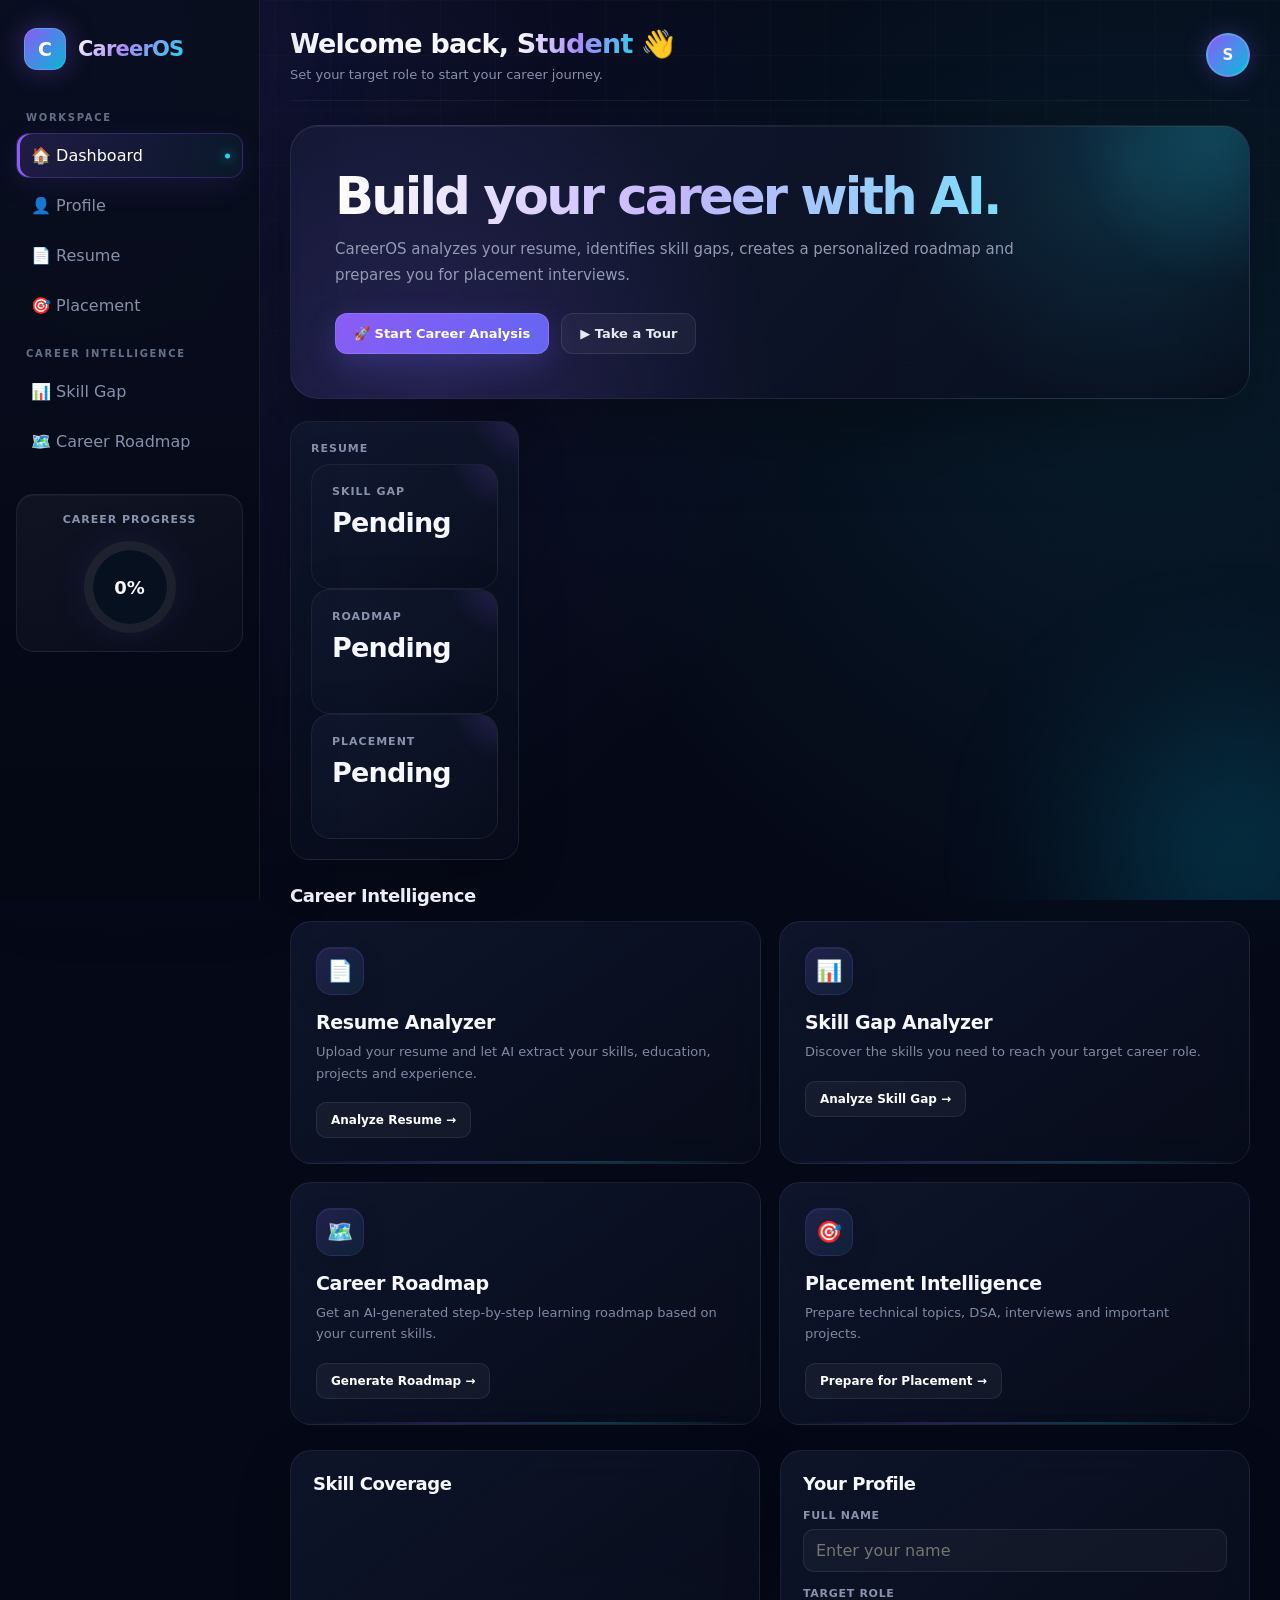
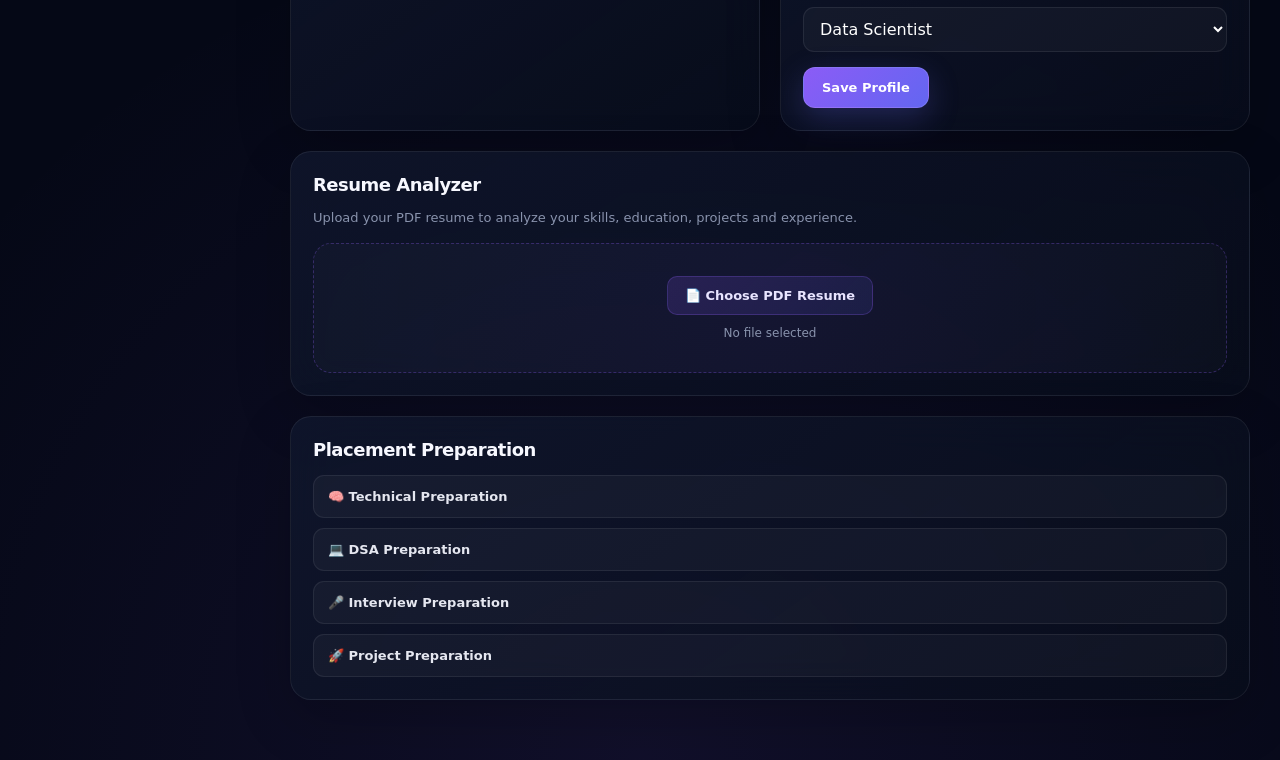
<file: frontend/index.html>
<!DOCTYPE html>
<html lang="en">
  <head>
    <meta charset="UTF-8">
    <meta name="viewport" content="width=device-width, initial-scale=1.0">

    <title>CareerOS — AI Career Intelligence</title>

    <style>
        /* =====================================================
           CAREEROS — PREMIUM AI SAAS UI
           FUNCTIONALITY SAFE — API/JS IDs PRESERVED
        ===================================================== */

        * {
            margin: 0;
            padding: 0;
            box-sizing: border-box;
        }

        :root {
            --bg: #050816;
            --bg-2: #080d1d;

            --panel: rgba(13, 19, 39, 0.72);
            --panel-solid: #0d1327;
            --panel-light: rgba(255, 255, 255, 0.045);

            --border: rgba(255, 255, 255, 0.085);

            --text: #f7f8ff;
            --muted: #8993ad;
            --muted-2: #65708b;

            --accent: #8b5cf6;
            --accent2: #22d3ee;
            --accent3: #6366f1;

            --success: #34d399;
            --warning: #fbbf24;
            --danger: #fb7185;

            --shadow:
                0 25px 80px rgba(0, 0, 0, 0.35);

            --glow:
                0 0 45px rgba(139, 92, 246, 0.15);
        }


        /* =====================================================
           BODY
        ===================================================== */

        html {
            scroll-behavior: smooth;
        }

        body {
            font-family:
                Inter,
                ui-sans-serif,
                system-ui,
                -apple-system,
                BlinkMacSystemFont,
                "Segoe UI",
                sans-serif;

            color: var(--text);

            min-height: 100vh;

            overflow-x: hidden;

            background:
                radial-gradient(
                    circle at 10% 10%,
                    rgba(99, 102, 241, 0.15),
                    transparent 30%
                ),
                radial-gradient(
                    circle at 90% 15%,
                    rgba(34, 211, 238, 0.10),
                    transparent 28%
                ),
                radial-gradient(
                    circle at 50% 100%,
                    rgba(139, 92, 246, 0.09),
                    transparent 35%
                ),
                var(--bg);
        }


        /* Subtle grid background */

        body::before {
            content: "";

            position: fixed;
            inset: 0;

            pointer-events: none;

            z-index: -2;

            background-image:
                linear-gradient(
                    rgba(255, 255, 255, 0.018) 1px,
                    transparent 1px
                ),
                linear-gradient(
                    90deg,
                    rgba(255, 255, 255, 0.018) 1px,
                    transparent 1px
                );

            background-size: 55px 55px;

            mask-image:
                linear-gradient(
                    to bottom,
                    black,
                    transparent 90%
                );
        }


        button,
        input,
        select,
        textarea {
            font: inherit;
        }

        button {
            cursor: pointer;
        }


        /* =====================================================
           BACKGROUND ORBS
        ===================================================== */

        .background {
            position: fixed;
            inset: 0;

            pointer-events: none;

            overflow: hidden;

            z-index: -1;
        }

        .orb {
            position: absolute;

            border-radius: 50%;

            filter: blur(90px);

            opacity: 0.20;

            animation: floatOrb 12s ease-in-out infinite;
        }

        .orb.one {
            width: 330px;
            height: 330px;

            background: #7c5cff;

            top: -120px;
            left: -120px;
        }

        .orb.two {
            width: 280px;
            height: 280px;

            background: #00d4ff;

            right: -100px;
            bottom: -100px;

            animation-delay: -5s;
        }


        /* =====================================================
           MAIN LAYOUT
        ===================================================== */

        .app {
            display: flex;

            min-height: 100vh;
        }


        /* =====================================================
           SIDEBAR
        ===================================================== */

        .sidebar {
            width: 260px;

            min-height: 100vh;

            position: fixed;

            left: 0;
            top: 0;
            bottom: 0;

            z-index: 20;

            padding: 24px 16px;

            background:
                linear-gradient(
                    180deg,
                    rgba(9, 14, 30, 0.94),
                    rgba(4, 8, 20, 0.97)
                );

            border-right:
                1px solid rgba(255, 255, 255, 0.07);

            backdrop-filter: blur(24px);

            box-shadow:
                15px 0 60px rgba(0, 0, 0, 0.18);

            overflow-y: auto;
        }


        /* =====================================================
           LOGO
        ===================================================== */

        .logo {
            display: flex;

            align-items: center;

            gap: 12px;

            margin-bottom: 38px;

            padding: 4px 8px;
        }

        .logo-icon {
            width: 42px;
            height: 42px;

            flex-shrink: 0;

            display: flex;

            align-items: center;
            justify-content: center;

            border-radius: 13px;

            font-size: 19px;

            font-weight: 900;

            color: white;

            background:
                linear-gradient(
                    135deg,
                    #8b5cf6,
                    #06b6d4
                );

            box-shadow:
                0 0 28px rgba(139, 92, 246, 0.35);

            border:
                1px solid rgba(255, 255, 255, 0.15);
        }

        .logo-text {
            font-size: 21px;

            font-weight: 850;

            letter-spacing: -0.8px;

            background:
                linear-gradient(
                    135deg,
                    #ffffff,
                    #a78bfa 45%,
                    #22d3ee
                );

            -webkit-background-clip: text;
            -webkit-text-fill-color: transparent;
        }

        .logo-text span {
            color: #22d3ee;
        }


        /* =====================================================
           NAVIGATION
        ===================================================== */

        .nav-title {
            margin:
                20px 10px 10px;

            color: var(--muted-2);

            font-size: 10px;

            font-weight: 700;

            text-transform: uppercase;

            letter-spacing: 1.7px;
        }

        .nav-item {
            position: relative;

            width: 100%;

            display: flex;

            align-items: center;

            gap: 10px;

            padding: 12px 14px;

            margin-bottom: 5px;

            border:
                1px solid transparent;

            border-radius: 13px;

            background: transparent;

            color: #8791aa;

            text-align: left;

            transition:
                transform 0.22s ease,
                background 0.22s ease,
                border-color 0.22s ease,
                color 0.22s ease;
        }

        .nav-item:hover {
            color: white;

            background:
                rgba(255, 255, 255, 0.045);

            border-color:
                rgba(255, 255, 255, 0.06);

            transform:
                translateX(3px);
        }

        .nav-item.active {
            color: white;

            background:
                linear-gradient(
                    100deg,
                    rgba(139, 92, 246, 0.18),
                    rgba(34, 211, 238, 0.055)
                );

            border-color:
                rgba(139, 92, 246, 0.25);

            box-shadow:
                inset 3px 0 0 #8b5cf6,
                0 8px 30px rgba(139, 92, 246, 0.10);
        }

        .nav-item.active::after {
            content: "";

            position: absolute;

            right: 12px;
            top: 50%;

            width: 5px;
            height: 5px;

            border-radius: 50%;

            background: #22d3ee;

            box-shadow:
                0 0 12px #22d3ee;

            transform:
                translateY(-50%);
        }


        /* =====================================================
           CAREER PROGRESS
        ===================================================== */

        .progress-box {
            margin-top: 30px;

            padding: 18px;

            border-radius: 18px;

            background:
                linear-gradient(
                    145deg,
                    rgba(255, 255, 255, 0.045),
                    rgba(255, 255, 255, 0.018)
                );

            border:
                1px solid rgba(255, 255, 255, 0.07);

            box-shadow:
                inset 0 1px rgba(255, 255, 255, 0.035);
        }

        .progress-title {
            margin-bottom: 15px;

            color: var(--muted);

            font-size: 11px;

            font-weight: 600;

            text-align: center;

            text-transform: uppercase;

            letter-spacing: 1px;
        }

        .progress-circle {
            width: 92px;
            height: 92px;

            margin: auto;

            display: flex;

            align-items: center;
            justify-content: center;

            border-radius: 50%;

            background:
                radial-gradient(
                    circle,
                    #07101f 56%,
                    transparent 57%
                ),
                conic-gradient(
                    #8b5cf6 0deg,
                    #22d3ee 0deg,
                    rgba(255, 255, 255, 0.07) 0deg
                );

            box-shadow:
                0 0 35px rgba(139, 92, 246, 0.10);
        }

        .progress-circle span {
            font-size: 18px;

            font-weight: 850;
        }


        /* =====================================================
           MAIN
        ===================================================== */

        .main {
            width: calc(100% - 260px);

            margin-left: 260px;

            padding: 28px 30px 60px;

            min-width: 0;
        }


        /* =====================================================
           TOPBAR
        ===================================================== */

        .topbar {
            display: flex;

            align-items: center;

            justify-content: space-between;

            gap: 20px;

            margin-bottom: 24px;

            padding-bottom: 18px;

            border-bottom:
                1px solid rgba(255, 255, 255, 0.055);
        }

        .welcome h1 {
            font-size: 27px;

            line-height: 1.2;

            letter-spacing: -0.8px;

            margin-bottom: 7px;
        }

        .welcome p {
            color: var(--muted);

            font-size: 13px;
        }

        #userName {
            background:
                linear-gradient(
                    100deg,
                    #ffffff,
                    #a78bfa,
                    #22d3ee
                );

            -webkit-background-clip: text;

            -webkit-text-fill-color: transparent;
        }

        .profile-mini {
            display: flex;

            align-items: center;

            gap: 10px;
        }

        .avatar {
            width: 44px;
            height: 44px;

            display: flex;

            align-items: center;
            justify-content: center;

            border-radius: 50%;

            font-size: 15px;

            font-weight: 850;

            background:
                linear-gradient(
                    135deg,
                    #8b5cf6,
                    #09bcdc
                );

            border:
                2px solid rgba(255, 255, 255, 0.14);

            box-shadow:
                0 0 25px rgba(139, 92, 246, 0.28);
        }


        /* =====================================================
           HERO
        ===================================================== */

        .hero {
            position: relative;

            overflow: hidden;

            padding: 44px;

            margin-bottom: 22px;

            border-radius: 28px;

            border:
                1px solid rgba(255, 255, 255, 0.08);

            background:
                radial-gradient(
                    circle at 88% 15%,
                    rgba(34, 211, 238, 0.14),
                    transparent 28%
                ),
                radial-gradient(
                    circle at 15% 100%,
                    rgba(139, 92, 246, 0.18),
                    transparent 40%
                ),
                linear-gradient(
                    135deg,
                    rgba(20, 26, 52, 0.90),
                    rgba(8, 13, 27, 0.76)
                );

            box-shadow:
                var(--shadow),
                inset 0 1px rgba(255, 255, 255, 0.055);

            backdrop-filter:
                blur(25px);

            animation:
                fadeUp 0.7s ease both;
        }

        .hero::before {
            content: "";

            position: absolute;

            width: 320px;
            height: 320px;

            right: -130px;
            top: -150px;

            border-radius: 50%;

            background:
                radial-gradient(
                    circle,
                    rgba(34, 211, 238, 0.20),
                    transparent 65%
                );

            filter: blur(10px);

            pointer-events: none;
        }

        .hero h2 {
            position: relative;

            max-width: 760px;

            margin-bottom: 12px;

            font-size:
                clamp(34px, 4vw, 54px);

            line-height: 1.04;

            letter-spacing: -2.8px;

            font-weight: 850;

            background:
                linear-gradient(
                    100deg,
                    #ffffff 0%,
                    #c4b5fd 45%,
                    #67e8f9 100%
                );

            -webkit-background-clip: text;

            -webkit-text-fill-color: transparent;
        }

        .hero p {
            position: relative;

            max-width: 700px;

            color: #929bb3;

            font-size: 15px;

            line-height: 1.75;
        }

        .hero-actions {
            position: relative;

            display: flex;

            gap: 12px;

            flex-wrap: wrap;

            margin-top: 25px;
        }


        /* =====================================================
           BUTTONS
        ===================================================== */

        .btn {
            border: 0;

            padding: 12px 18px;

            border-radius: 12px;

            font-size: 13px;

            font-weight: 750;

            color: white;

            transition:
                transform 0.2s ease,
                box-shadow 0.2s ease,
                border-color 0.2s ease;
        }

        .btn:hover {
            transform:
                translateY(-2px);
        }

        .btn:active {
            transform:
                translateY(0) scale(0.98);
        }

        .btn-primary {
            background:
                linear-gradient(
                    135deg,
                    #8b5cf6,
                    #6366f1
                );

            border:
                1px solid rgba(255, 255, 255, 0.12);

            box-shadow:
                0 10px 30px rgba(99, 102, 241, 0.25);
        }

        .btn-primary:hover {
            box-shadow:
                0 15px 40px rgba(139, 92, 246, 0.38);
        }

        .btn-secondary {
            background:
                rgba(255, 255, 255, 0.045);

            border:
                1px solid rgba(255, 255, 255, 0.09);

            color: #e7e9f2;
        }

        .btn-secondary:hover {
            background:
                rgba(255, 255, 255, 0.07);

            border-color:
                rgba(255, 255, 255, 0.15);
        }


        /* =====================================================
           STATS
        ===================================================== */

        .stats {
            display: grid;

            grid-template-columns:
                repeat(4, minmax(0, 1fr));

            gap: 15px;

            margin-bottom: 25px;
        }

        .stat-card {
            position: relative;

            overflow: hidden;

            min-height: 125px;

            padding: 20px;

            border-radius: 19px;

            border:
                1px solid rgba(255, 255, 255, 0.07);

            background:
                linear-gradient(
                    145deg,
                    rgba(18, 25, 48, 0.84),
                    rgba(9, 14, 29, 0.76)
                );

            box-shadow:
                0 15px 50px rgba(0, 0, 0, 0.20);

            backdrop-filter:
                blur(20px);

            transition:
                transform 0.25s ease,
                border-color 0.25s ease,
                box-shadow 0.25s ease;
        }

        .stat-card::before {
            content: "";

            position: absolute;

            width: 110px;
            height: 110px;

            right: -60px;
            top: -60px;

            border-radius: 50%;

            background:
                radial-gradient(
                    circle,
                    rgba(139, 92, 246, 0.20),
                    transparent 65%
                );
        }

        .stat-card:hover {
            transform:
                translateY(-5px);

            border-color:
                rgba(139, 92, 246, 0.22);

            box-shadow:
                0 22px 60px rgba(0, 0, 0, 0.30),
                0 0 35px rgba(139, 92, 246, 0.08);
        }

        .stat-label {
            position: relative;

            margin-bottom: 9px;

            color: var(--muted);

            font-size: 11px;

            font-weight: 650;

            text-transform: uppercase;

            letter-spacing: 1px;
        }

        .stat-value {
            position: relative;

            font-size: 27px;

            font-weight: 850;

            letter-spacing: -0.8px;
        }

        .stat-value.done {
            color: var(--success);

            text-shadow:
                0 0 20px rgba(52, 211, 153, 0.18);
        }


        /* =====================================================
           SECTION TITLE
        ===================================================== */

        .section-title {
            margin-bottom: 15px;

            font-size: 18px;

            font-weight: 750;

            letter-spacing: -0.4px;
        }


        /* =====================================================
           MODULES
        ===================================================== */

        .modules {
            display: grid;

            grid-template-columns:
                repeat(2, minmax(0, 1fr));

            gap: 18px;

            margin-bottom: 25px;
        }

        .module {
            position: relative;

            overflow: hidden;

            min-height: 220px;

            padding: 25px;

            border-radius: 21px;

            border:
                1px solid rgba(255, 255, 255, 0.075);

            background:
                linear-gradient(
                    145deg,
                    rgba(17, 24, 47, 0.84),
                    rgba(8, 13, 27, 0.78)
                );

            backdrop-filter:
                blur(20px);

            transition:
                transform 0.3s ease,
                border-color 0.3s ease,
                box-shadow 0.3s ease;
        }

        .module::after {
            content: "";

            position: absolute;

            left: 0;
            bottom: 0;

            width: 100%;
            height: 2px;

            background:
                linear-gradient(
                    90deg,
                    transparent,
                    rgba(139, 92, 246, 0.75),
                    rgba(34, 211, 238, 0.75),
                    transparent
                );

            opacity: 0.30;

            transition:
                opacity 0.3s ease;
        }

        .module:hover {
            transform:
                translateY(-7px);

            border-color:
                rgba(139, 92, 246, 0.24);

            box-shadow:
                0 25px 65px rgba(0, 0, 0, 0.30),
                0 0 35px rgba(139, 92, 246, 0.08);
        }

        .module:hover::after {
            opacity: 1;
        }

        .module-icon {
            width: 48px;
            height: 48px;

            display: flex;

            align-items: center;
            justify-content: center;

            margin-bottom: 16px;

            border-radius: 15px;

            font-size: 21px;

            background:
                linear-gradient(
                    135deg,
                    rgba(139, 92, 246, 0.17),
                    rgba(34, 211, 238, 0.08)
                );

            border:
                1px solid rgba(139, 92, 246, 0.15);

            box-shadow:
                inset 0 1px rgba(255, 255, 255, 0.05),
                0 10px 25px rgba(0, 0, 0, 0.15);
        }

        .module h3 {
            margin-bottom: 8px;

            font-size: 19px;

            letter-spacing: -0.4px;
        }

        .module p {
            max-width: 500px;

            margin-bottom: 18px;

            color: #7f8aa4;

            font-size: 13px;

            line-height: 1.65;
        }

        .module-btn {
            padding: 10px 14px;

            border-radius: 10px;

            background:
                rgba(255, 255, 255, 0.045);

            border:
                1px solid rgba(255, 255, 255, 0.08);

            color: white;

            font-size: 12px;

            font-weight: 700;

            transition:
                0.2s ease;
        }

        .module-btn:hover {
            background:
                rgba(139, 92, 246, 0.13);

            border-color:
                rgba(139, 92, 246, 0.25);

            transform:
                translateX(3px);
        }


        /* =====================================================
           LOWER GRID
        ===================================================== */

        .lower-grid {
            display: grid;

            grid-template-columns:
                minmax(0, 1fr)
                minmax(0, 1fr);

            gap: 20px;

            margin-bottom: 20px;
        }


        /* =====================================================
           PANELS
        ===================================================== */

        .panel {
            border:
                1px solid rgba(255, 255, 255, 0.075);

            border-radius: 21px;

            padding: 22px;

            background:
                linear-gradient(
                    145deg,
                    rgba(16, 23, 45, 0.82),
                    rgba(8, 13, 27, 0.76)
                );

            box-shadow:
                0 18px 55px rgba(0, 0, 0, 0.20);

            backdrop-filter:
                blur(22px);
        }

        .panel h2,
        .panel h3 {
            letter-spacing: -0.5px;
        }


        /* =====================================================
           SKILL COVERAGE
        ===================================================== */

        .skill-row {
            margin-bottom: 17px;
        }

        .skill-row:last-child {
            margin-bottom: 0;
        }

        .skill-info {
            display: flex;

            align-items: center;

            justify-content: space-between;

            margin-bottom: 8px;

            font-size: 13px;
        }

        .skill-info span:first-child {
            color: #dfe4f1;

            font-weight: 600;
        }

        .skill-info span:last-child {
            color: var(--muted);

            font-size: 12px;
        }

        .bar {
            height: 7px;

            overflow: hidden;

            border-radius: 999px;

            background:
                rgba(255, 255, 255, 0.06);
        }

        .bar-fill {
            width: 0;

            height: 100%;

            border-radius: inherit;

            background:
                linear-gradient(
                    90deg,
                    #8b5cf6,
                    #6366f1,
                    #22d3ee
                );

            box-shadow:
                0 0 14px rgba(34, 211, 238, 0.18);

            transition:
                width 1.2s cubic-bezier(.2,.8,.2,1);
        }


        /* =====================================================
           FORM / PROFILE
        ===================================================== */

        .form-group {
            margin-bottom: 15px;
        }

        .form-group label {
            display: block;

            margin-bottom: 7px;

            color: var(--muted);

            font-size: 11px;

            font-weight: 600;

            text-transform: uppercase;

            letter-spacing: 0.7px;
        }

        .form-control {
            width: 100%;

            padding: 11px 12px;

            border-radius: 11px;

            border:
                1px solid rgba(255, 255, 255, 0.08);

            background:
                rgba(255, 255, 255, 0.035);

            color: white;

            outline: none;

            transition:
                border-color 0.2s ease,
                box-shadow 0.2s ease,
                background 0.2s ease;
        }

        .form-control:hover {
            border-color:
                rgba(139, 92, 246, 0.25);
        }

        .form-control:focus {
            border-color:
                rgba(139, 92, 246, 0.55);

            background:
                rgba(139, 92, 246, 0.045);

            box-shadow:
                0 0 0 4px rgba(139, 92, 246, 0.07);
        }

        select.form-control option {
            background: #101827;

            color: white;
        }


        /* =====================================================
           RESUME UPLOAD
        ===================================================== */

        .upload-box {
            position: relative;

            margin-top: 18px;

            padding: 32px 20px;

            text-align: center;

            border:
                1px dashed rgba(139, 92, 246, 0.30);

            border-radius: 18px;

            background:
                radial-gradient(
                    circle at center,
                    rgba(139, 92, 246, 0.07),
                    rgba(255, 255, 255, 0.018)
                );

            transition:
                0.25s ease;
        }

        .upload-box:hover {
            border-color:
                rgba(34, 211, 238, 0.55);

            background:
                rgba(34, 211, 238, 0.035);

            box-shadow:
                0 0 35px rgba(34, 211, 238, 0.07);
        }

        .upload-box input {
            display: none;
        }

        .upload-label {
            display: inline-flex;

            align-items: center;

            gap: 7px;

            padding: 11px 17px;

            border-radius: 10px;

            background:
                linear-gradient(
                    135deg,
                    rgba(139, 92, 246, 0.17),
                    rgba(99, 102, 241, 0.12)
                );

            border:
                1px solid rgba(139, 92, 246, 0.25);

            color: #e8e4ff;

            font-size: 13px;

            font-weight: 700;

            cursor: pointer;

            transition:
                0.2s ease;
        }

        .upload-label:hover {
            transform:
                translateY(-2px);

            box-shadow:
                0 10px 25px rgba(139, 92, 246, 0.16);
        }

        .file-name {
            margin-top: 11px;

            color: var(--muted);

            font-size: 12px;

            word-break: break-all;
        }


        /* =====================================================
           AI OUTPUT
        ===================================================== */

        .analysis-output {
            margin-top: 20px;

            padding: 20px;

            border-radius: 17px;

            background:
                rgba(255, 255, 255, 0.022);

            border:
                1px solid rgba(255, 255, 255, 0.065);

            line-height: 1.6;

            animation:
                resultReveal 0.45s ease both;
        }

        .analysis-card {
            padding: 5px;
        }

        .analysis-section {
            margin-bottom: 16px;

            padding: 19px;

            border-radius: 16px;

            background:
                rgba(255, 255, 255, 0.025);

            border:
                1px solid rgba(255, 255, 255, 0.065);

            transition:
                0.25s ease;
        }

        .analysis-section:hover {
            background:
                rgba(255, 255, 255, 0.038);

            border-color:
                rgba(139, 92, 246, 0.15);
        }

        .analysis-section:last-child {
            margin-bottom: 0;
        }

        .analysis-section h3 {
            margin-bottom: 10px;

            font-size: 16px;
        }


        /* =====================================================
           SKILL BADGES
        ===================================================== */

        .skill-badges {
            display: flex;

            flex-wrap: wrap;

            gap: 7px;

            margin-top: 10px;
        }

        .skill-badge {
            display: inline-flex;

            align-items: center;

            padding: 7px 11px;

            border-radius: 999px;

            color: #c9c3ff;

            background:
                rgba(139, 92, 246, 0.10);

            border:
                1px solid rgba(139, 92, 246, 0.18);

            font-size: 12px;

            font-weight: 600;

            box-shadow:
                inset 0 1px rgba(255, 255, 255, 0.04);
        }


        /* =====================================================
           ATS SCORE
        ===================================================== */

        .ats-score {
            position: relative;

            margin-bottom: 20px;

            padding: 24px;

            overflow: hidden;

            border-radius: 23px;

            text-align: center;

            background:
                radial-gradient(
                    circle at center,
                    rgba(139, 92, 246, 0.14),
                    transparent 65%
                ),
                rgba(255, 255, 255, 0.025);

            border:
                1px solid rgba(139, 92, 246, 0.15);

            box-shadow:
                0 0 45px rgba(139, 92, 246, 0.08);
        }

        .ats-number {
            font-size: 44px;

            line-height: 1;

            font-weight: 850;

            color: #67e8f9;

            text-shadow:
                0 0 25px rgba(34, 211, 238, 0.18);
        }

        .ats-bar {
            height: 8px;

            margin-top: 14px;

            overflow: hidden;

            border-radius: 999px;

            background:
                rgba(255, 255, 255, 0.07);
        }

        .ats-fill {
            height: 100%;

            border-radius: inherit;

            background:
                linear-gradient(
                    90deg,
                    #8b5cf6,
                    #6366f1,
                    #22d3ee
                );

            box-shadow:
                0 0 15px rgba(34, 211, 238, 0.25);
        }


        /* =====================================================
           PLACEMENT
        ===================================================== */

        .prep-list {
            display: grid;

            gap: 10px;
        }

        .prep-btn {
            width: 100%;

            padding: 13px 14px;

            border-radius: 11px;

            background:
                rgba(255, 255, 255, 0.035);

            border:
                1px solid rgba(255, 255, 255, 0.075);

            color: #e5e7f0;

            text-align: left;

            font-size: 13px;

            font-weight: 600;

            transition:
                0.2s ease;
        }

        .prep-btn:hover {
            background:
                rgba(139, 92, 246, 0.10);

            border-color:
                rgba(139, 92, 246, 0.22);

            transform:
                translateX(3px);
        }


        /* =====================================================
           TOAST
        ===================================================== */

        .toast {
            position: fixed;

            right: 25px;

            bottom: 25px;

            max-width: 360px;

            padding: 14px 18px;

            border-radius: 13px;

            background:
                rgba(12, 17, 35, 0.90);

            border:
                1px solid rgba(255, 255, 255, 0.10);

            box-shadow:
                0 20px 50px rgba(0, 0, 0, 0.35);

            backdrop-filter:
                blur(18px);

            transform:
                translateY(120px);

            opacity: 0;

            transition:
                0.3s ease;

            z-index: 100;

            font-size: 13px;
        }

        .toast.show {
            transform:
                translateY(0);

            opacity: 1;
        }


        /* =====================================================
           SCROLLBAR
        ===================================================== */

        ::-webkit-scrollbar {
            width: 8px;
        }

        ::-webkit-scrollbar-track {
            background: transparent;
        }

        ::-webkit-scrollbar-thumb {
            background:
                linear-gradient(
                    #8b5cf6,
                    #22d3ee
                );

            border-radius: 999px;
        }

        ::-webkit-scrollbar-thumb:hover {
            background:
                linear-gradient(
                    #a78bfa,
                    #67e8f9
                );
        }


        /* =====================================================
           ANIMATIONS
        ===================================================== */

        @keyframes fadeUp {
            from {
                opacity: 0;

                transform:
                    translateY(18px);
            }

            to {
                opacity: 1;

                transform:
                    translateY(0);
            }
        }

        @keyframes resultReveal {
            from {
                opacity: 0;

                transform:
                    translateY(12px);
            }

            to {
                opacity: 1;

                transform:
                    translateY(0);
            }
        }

        @keyframes floatOrb {
            0%,
            100% {
                transform:
                    translate(0, 0);
            }

            50% {
                transform:
                    translate(35px, 25px);
            }
        }


        /* =====================================================
           RESPONSIVE
        ===================================================== */

        @media (max-width: 1100px) {

            .sidebar {
                width: 230px;
            }

            .main {
                width: calc(100% - 230px);

                margin-left: 230px;

                padding:
                    24px;
            }

            .stats {
                grid-template-columns:
                    repeat(2, 1fr);
            }
        }


        @media (max-width: 850px) {

            .sidebar {
                position: relative;

                width: 100%;

                min-height: auto;

                height: auto;

                border-right: none;

                border-bottom:
                    1px solid rgba(255, 255, 255, 0.07);

                padding: 16px;
            }

            .app {
                display: block;
            }

            .main {
                width: 100%;

                margin-left: 0;

                padding: 20px;
            }

            .logo {
                margin-bottom: 20px;
            }

            .nav-title {
                margin-top: 12px;
            }

            .progress-box {
                display: none;
            }

            .lower-grid {
                grid-template-columns: 1fr;
            }

            .modules {
                grid-template-columns: 1fr;
            }

            .hero {
                padding: 34px;
            }
        }


        @media (max-width: 600px) {

            .main {
                padding: 15px;
            }

            .topbar {
                align-items: flex-start;
            }

            .welcome h1 {
                font-size: 21px;
            }

            .avatar {
                width: 38px;
                height: 38px;
            }

            .hero {
                padding: 28px 22px;

                border-radius: 22px;
            }

            .hero h2 {
                font-size: 34px;

                letter-spacing: -1.8px;
            }

            .hero p {
                font-size: 14px;
            }

            .stats {
                grid-template-columns: 1fr;
            }

            .stat-card {
                min-height: 105px;
            }

            .module {
                padding: 21px;
            }

            .panel {
                padding: 18px;
            }

            .toast {
                left: 15px;
                right: 15px;
                bottom: 15px;
                max-width: none;
            }
        }
    </style>
</head>


<body>

    <!-- =====================================================
         BACKGROUND
    ===================================================== -->

    <div class="background">
        <div class="orb one"></div>
        <div class="orb two"></div>
    </div>


    <!-- =====================================================
         APP
    ===================================================== -->

    <div class="app">


        <!-- =================================================
             SIDEBAR
        ================================================= -->

        <aside class="sidebar">

            <div class="logo">

                <div class="logo-icon">
                    C
                </div>

                <div class="logo-text">
                    Career<span>OS</span>
                </div>

            </div>


            <div class="nav-title">
                Workspace
            </div>


            <button
                class="nav-item active"
                data-section="dashboard">

                🏠 Dashboard

            </button>


            <button
                class="nav-item"
                data-section="profile">

                👤 Profile

            </button>


            <button
                class="nav-item"
                data-section="resume">

                📄 Resume

            </button>


            <button
                class="nav-item"
                data-section="placement">

                🎯 Placement

            </button>


            <div class="nav-title">
                Career Intelligence
            </div>


            <button
                class="nav-item module-nav"
                data-module="skill-gap">

                📊 Skill Gap

            </button>


            <button
                class="nav-item module-nav"
                data-module="roadmap">

                🗺️ Career Roadmap

            </button>


            <div class="progress-box">

                <div class="progress-title">
                    Career Progress
                </div>

                <div class="progress-circle">

                    <span id="progressPercent">
                        0%
                    </span>

                </div>

            </div>

        </aside>


        <!-- =================================================
             MAIN
        ================================================= -->

        <main class="main">


            <!-- TOPBAR -->

            <div class="topbar">

                <div class="welcome">

                    <h1>
                        Welcome back,
                        <span id="userName">
                            Student
                        </span>
                        👋
                    </h1>

                    <p id="targetLabel">
                        Set your target role to start your career journey.
                    </p>

                </div>


                <div class="profile-mini">

                    <div
                        class="avatar"
                        id="avatar">

                        S

                    </div>

                </div>

            </div>


            <!-- =================================================
                 HERO
            ================================================= -->

            <section
                class="hero"
                id="dashboard">

                <h2>
                    Build your career with AI.
                </h2>

                <p>
                    CareerOS analyzes your resume, identifies skill gaps,
                    creates a personalized roadmap and prepares you for
                    placement interviews.
                </p>


                <div class="hero-actions">

                    <button
                        class="btn btn-primary"
                        id="startBtn">

                        🚀 Start Career Analysis

                    </button>


                    <button
                        class="btn btn-secondary"
                        id="tourBtn">

                        ▶ Take a Tour

                    </button>

                </div>

            </section>


            <!-- =================================================
                 STATS
            ================================================= -->

            <section class="stats">

                <div class="stat-card">

                    <div class="stat-label">
                        Resume
                    </div>

                    <div
                        class="stat-value"
                          Pending

                    </div>

                </div>


                <div class="stat-card">

                    <div class="stat-label">
                        Skill Gap
                    </div>

                    <div
                        class="stat-value"
                        id="s-gap">

                        Pending

                    </div>

                </div>


                <div class="stat-card">

                    <div class="stat-label">
                        Roadmap
                    </div>

                    <div
                        class="stat-value"
                        id="s-road">

                        Pending

                    </div>

                </div>


                <div class="stat-card">

                    <div class="stat-label">
                        Placement
                    </div>

                    <div
                        class="stat-value"
                        id="s-place">

                        Pending

                    </div>

                </div>

            </section>


            <!-- =================================================
                 MODULES
            ================================================= -->

            <h2
                class="section-title"
                id="modules">

                Career Intelligence

            </h2>


            <section class="modules">


                <!-- Resume -->

                <div class="module">

                    <div class="module-icon">
                        📄
                    </div>

                    <h3>
                        Resume Analyzer
                    </h3>

                    <p>
                        Upload your resume and let AI extract your
                        skills, education, projects and experience.
                    </p>

                    <button
                        class="module-btn"
                        data-module="resume"
                        id="resumeModuleBtn">

                        Analyze Resume →

                    </button>

                </div>


                <!-- Skill Gap -->

                <div class="module">

                    <div class="module-icon">
                        📊
                    </div>

                    <h3>
                        Skill Gap Analyzer
                    </h3>

                    <p>
                        Discover the skills you need to reach your
                        target career role.
                    </p>

                    <button
                        class="module-btn"
                        data-module="skill-gap">

                        Analyze Skill Gap →

                    </button>

                </div>


                <!-- Roadmap -->

                <div class="module">

                    <div class="module-icon">
                        🗺️
                    </div>

                    <h3>
                        Career Roadmap
                    </h3>

                    <p>
                        Get an AI-generated step-by-step learning
                        roadmap based on your current skills.
                    </p>

                    <button
                        class="module-btn"
                        data-module="roadmap">

                        Generate Roadmap →

                    </button>

                </div>


                <!-- Placement -->

                <div class="module">

                    <div class="module-icon">
                        🎯
                    </div>

                    <h3>
                        Placement Intelligence
                    </h3>

                    <p>
                        Prepare technical topics, DSA, interviews
                        and important projects.
                    </p>

                    <button
                        class="module-btn"
                        data-module="placement">

                        Prepare for Placement →

                    </button>

                </div>

            </section>


            <!-- =================================================
                 LOWER GRID
            ================================================= -->

            <section class="lower-grid">


                <!-- SKILL COVERAGE -->

                <div class="panel">

                    <h2 class="section-title">
                        Skill Coverage
                    </h2>

                </div>


                <!-- PROFILE -->

                <div
                    class="panel"
                    id="profile">

                    <h2 class="section-title">
                        Your Profile
                    </h2>


                    <div class="form-group">

                        <label>
                            Full Name
                        </label>

                        <input
                            type="text"
                            id="profileName"
                            class="form-control"
                            placeholder="Enter your name">

                    </div>


                    <div class="form-group">

                        <label>
                            Target Role
                        </label>

                        <select
                            id="profileRole"
                            class="form-control">

                            <option value="Data Scientist">
                                Data Scientist
                            </option>

                            <option value="Data Analyst">
                                Data Analyst
                            </option>

                            <option value="Machine Learning Engineer">
                                Machine Learning Engineer
                            </option>

                            <option value="Software Engineer">
                                Software Engineer
                            </option>
                        <label for="target-role">Target Role</label>


                        <option value="">Select Target Role</option>

                        <!-- ================= COMPUTER / SOFTWARE ================= -->
                        <optgroup label="Software & Development">
                            <option value="Software Engineer">Software Engineer</option>
                            <option value="Software Developer">Software Developer</option>
                            <option value="Full Stack Developer">Full Stack Developer</option>
                            <option value="Frontend Developer">Frontend Developer</option>
                            <option value="Backend Developer">Backend Developer</option>
                            <option value="Mobile App Developer">Mobile App Developer</option>
                            <option value="Web Developer">Web Developer</option>
                            <option value="Python Developer">Python Developer</option>
                            <option value="Java Developer">Java Developer</option>
                            <option value="C++ Developer">C++ Developer</option>
                        </optgroup>

                        <!-- ================= AI / DATA ================= -->
                        <optgroup label="AI, ML & Data">
                            <option value="Data Analyst">Data Analyst</option>
                            <option value="Data Scientist">Data Scientist</option>
                            <option value="Data Engineer">Data Engineer</option>
                            <option value="Machine Learning Engineer">Machine Learning Engineer</option>
                            <option value="AI Engineer">AI Engineer</option>
                            <option value="AI/ML Engineer">AI/ML Engineer</option>
                            <option value="Business Analyst">Business Analyst</option>
                            <option value="Business Intelligence Analyst">Business Intelligence Analyst</option>
                        </optgroup>

                        <!-- ================= ECE / EEE / EE ================= -->
                        <optgroup label="Electronics & Electrical">
                            <option value="Electronics Engineer">Electronics Engineer</option>
                            <option value="Electronics Design Engineer">Electronics Design Engineer</option>
                            <option value="Embedded Systems Engineer">Embedded Systems Engineer</option>
                            <option value="Embedded Software Engineer">Embedded Software Engineer</option>
                            <option value="VLSI Design Engineer">VLSI Design Engineer</option>
                            <option value="VLSI Verification Engineer">VLSI Verification Engineer</option>
                            <option value="FPGA Engineer">FPGA Engineer</option>
                            <option value="Hardware Engineer">Hardware Engineer</option>
                            <option value="Electrical Engineer">Electrical Engineer</option>
                            <option value="Power Systems Engineer">Power Systems Engineer</option>
                            <option value="Control Systems Engineer">Control Systems Engineer</option>
                            <option value="Instrumentation Engineer">Instrumentation Engineer</option>
                        </optgroup>

                        <!-- ================= MECHANICAL ================= -->
                        <optgroup label="Mechanical & Manufacturing">
                            <option value="Mechanical Engineer">Mechanical Engineer</option>
                            <option value="Design Engineer">Design Engineer</option>
                            <option value="CAD Engineer">CAD Engineer</option>
                            <option value="Automotive Engineer">Automotive Engineer</option>
                            <option value="Manufacturing Engineer">Manufacturing Engineer</option>
                            <option value="Production Engineer">Production Engineer</option>
                            <option value="Industrial Engineer">Industrial Engineer</option>
                            <option value="Robotics Engineer">Robotics Engineer</option>
                            <option value="Mechatronics Engineer">Mechatronics Engineer</option>
                            <option value="Quality Engineer">Quality Engineer</option>
                        </optgroup>

                        <!-- ================= CIVIL ================= -->
                        <optgroup label="Civil & Infrastructure">
                            <option value="Civil Engineer">Civil Engineer</option>
                            <option value="Structural Engineer">Structural Engineer</option>
                            <option value="Construction Engineer">Construction Engineer</option>
                            <option value="Site Engineer">Site Engineer</option>
                            <option value="Geotechnical Engineer">Geotechnical Engineer</option>
                            <option value="Transportation Engineer">Transportation Engineer</option>
                            <option value="Environmental Engineer">Environmental Engineer</option>
                            <option value="Urban Planning Engineer">Urban Planning Engineer</option>
                        </optgroup>

                        <!-- ================= CHEMICAL ================= -->
                        <optgroup label="Chemical & Process">
                            <option value="Chemical Engineer">Chemical Engineer</option>
                            <option value="Process Engineer">Process Engineer</option>
                            <option value="Process Design Engineer">Process Design Engineer</option>
                            <option value="Production Engineer">Production Engineer</option>
                            <option value="Plant Engineer">Plant Engineer</option>
                            <option value="Environmental Engineer">Environmental Engineer</option>
                        </optgroup>

                        <!-- ================= BIOTECH / BIO ================= -->
                        <optgroup label="Biotechnology & Life Sciences">
                            <option value="Biotechnologist">Biotechnologist</option>
                            <option value="Biomedical Engineer">Biomedical Engineer</option>
                            <option value="Bioinformatics Analyst">Bioinformatics Analyst</option>
                            <option value="Clinical Research Associate">Clinical Research Associate</option>
                            <option value="Research Scientist">Research Scientist</option>
                        </optgroup>

                        <!-- ================= AEROSPACE ================= -->
                        <optgroup label="Aerospace & Aviation">
                            <option value="Aerospace Engineer">Aerospace Engineer</option>
                            <option value="Aeronautical Engineer">Aeronautical Engineer</option>
                            <option value="Flight Systems Engineer">Flight Systems Engineer</option>
                            <option value="Avionics Engineer">Avionics Engineer</option>
                            <option value="Aircraft Design Engineer">Aircraft Design Engineer</option>
                        </optgroup>

                        <!-- ================= CORE / MANAGEMENT ================= -->
                        <optgroup label="Core & Management">
                            <option value="Project Engineer">Project Engineer</option>
                            <option value="Project Manager">Project Manager</option>
                            <option value="Product Manager">Product Manager</option>
                            <option value="Product Analyst">Product Analyst</option>
                            <option value="Operations Analyst">Operations Analyst</option>
                            <option value="Supply Chain Analyst">Supply Chain Analyst</option>
                            <option value="Technical Consultant">Technical Consultant</option>
                        </optgroup>

                        <!-- ================= CYBER / CLOUD ================= -->
                        <optgroup label="Cloud, Cybersecurity & IT">
                            <option value="Cybersecurity Engineer">Cybersecurity Engineer</option>
                            <option value="Security Analyst">Security Analyst</option>
                            <option value="Cloud Engineer">Cloud Engineer</option>
                            <option value="DevOps Engineer">DevOps Engineer</option>
                            <option value="Site Reliability Engineer">Site Reliability Engineer</option>
                            <option value="Network Engineer">Network Engineer</option>
                            <option value="Database Administrator">Database Administrator</option>
                            <option value="System Administrator">System Administrator</option>
                        </optgroup>

                        <!-- ================= OTHER ================= -->
                        <optgroup label="Other">
                            <option value="Research Scientist">Research Scientist</option>
                            <option value="Teacher / Educator">Teacher / Educator</option>
                            <option value="Technical Writer">Technical Writer</option>
                            <option value="Entrepreneur">Entrepreneur</option>
                            <option value="Other">Other</option>
                        </optgroup>
                    </select>    

                        </select>

                    </div>


                    <button
                        class="btn btn-primary"
                        id="saveProfile">

                        Save Profile

                    </button>

                </div>

            </section>


            <!-- =================================================
                 RESUME
            ================================================= -->

            <section
                class="panel"
                id="resume"
                style="margin-top:20px;">

                <h2 class="section-title">
                    Resume Analyzer
                </h2>

                <p
                    style="color:var(--muted); font-size:13px;">

                    Upload your PDF resume to analyze your skills,
                    education, projects and experience.

                </p>


                <div class="upload-box">

                    <label
                        for="resumeFile"
                        class="upload-label">

                        📄 Choose PDF Resume

                    </label>


                    <input
                        type="file"
                        id="resumeFile"
                        accept=".pdf,application/pdf">


                    <div
                        class="file-name"
                        id="fileName">

                        No file selected

                    </div>

                </div>


                <div
                    id="resumeOutput"
                    class="analysis-output"
                    style="display:none;">

                </div>

            </section>


            <!-- =================================================
                 SKILL GAP OUTPUT
            ================================================= -->

            <section
                class="panel"
                id="skill-gap-output"
                style="margin-top:20px; display:none;">

                <div id="skillGapOutput"></div>

            </section>


            <!-- =================================================
                 ROADMAP OUTPUT
            ================================================= -->

            <section
                class="panel"
                id="roadmap-output"
                style="margin-top:20px; display:none;">

                <div id="roadmapOutput"></div>

            </section>


            <!-- =================================================
                 PLACEMENT
            ================================================= -->

            <section
                class="panel"
                id="placement"
                style="margin-top:20px;">

                <h2 class="section-title">
                    Placement Preparation
                </h2>


                <div class="prep-list">

                    <button
                        class="prep-btn"
                        data-module="placement">

                        🧠 Technical Preparation

                    </button>


                    <button
                        class="prep-btn"
                        data-module="placement">

                        💻 DSA Preparation

                    </button>


                    <button
                        class="prep-btn"
                        data-module="placement">

                        🎤 Interview Preparation

                    </button>


                    <button
                        class="prep-btn"
                        data-module="placement">

                        🚀 Project Preparation

                    </button>

                </div>


                <div
                    id="placementOutput"
                    class="analysis-output"
                    style="display:none;">

                </div>

            </section>

        </main>

    </div>


    <!-- =====================================================
         TOAST
    ===================================================== -->

    <div
        class="toast"
        id="toast">
    </div>


    <!-- =====================================================
         JAVASCRIPT
    ===================================================== -->

    <script>

        /* =========================================================
           CAREEROS API CONFIGURATION
        ========================================================= */

        const API_BASE =
            "http://127.0.0.1:8000/api";

        let studentId =
            localStorage.getItem("careerOSStudentId");


        /* =========================================================
           TOAST
        ========================================================= */

        function toast(message) {

            const toastElement =
                document.getElementById("toast");

            if (!toastElement) {

                console.log(message);

                return;
            }

            toastElement.textContent =
                message;

            toastElement.classList.add("show");

            setTimeout(() => {

                toastElement.classList.remove("show");

            }, 3000);
        }


        /* =========================================================
           API HELPER
        ========================================================= */

        async function apiRequest(url, options = {}) {

            try {

                const response =
                    await fetch(url, options);

                const text =
                    await response.text();

                let data;

                try {

                    data =
                        text
                            ? JSON.parse(text)
                            : {};

                } catch {

                    data = {
                        detail:
                            text ||
                            "Unknown server response"
                    };
                }


                if (!response.ok) {

                    const message =
                        data.detail ||
                        data.message ||
                        "API request failed";

                    throw new Error(message);
                }


                return data;

            } catch (error) {

                console.error(
                    "API Error:",
                    error
                );

                throw error;
            }
        }


        /* =========================================================
           OUTPUT CONTAINER
        ========================================================= */

        function getOutputContainer(type) {

            const ids = {
                resume: "resumeOutput",
                skillGap: "skillGapOutput",
                roadmap: "roadmapOutput",
                placement: "placementOutput"
            };

            const existing =
                document.getElementById(ids[type]);

            if (existing) {

                existing.style.display =
                    "block";

                const sectionMap = {
                    resume: "resume",
                    skillGap: "skill-gap-output",
                    roadmap: "roadmap-output",
                    placement: "placement"
                };

                const section =
                    document.getElementById(
                        sectionMap[type]
                    );

                if (section) {

                    section.style.display =
                        "block";
                }

                return existing;
            }


            const container =
                document.createElement("div");

            container.id =
                ids[type];

            container.className =
                "analysis-output";

            container.style.display =
                "block";


            const sectionMap = {
                resume: "resume",
                skillGap: "skill-gap-output",
                roadmap: "roadmap-output",
                placement: "placement"
            };

            const section =
                document.getElementById(
                    sectionMap[type]
                );


            if (section) {

                section.style.display =
                    "block";

                section.appendChild(
                    container
                );

            } else {

                document.body.appendChild(
                    container
                );
            }


            return container;
        }


        /* =========================================================
           CLEAR OUTPUT
        ========================================================= */

        function clearOutput(type) {

            const container =
                getOutputContainer(type);

            container.style.display =
                "block";

            container.innerHTML = `

                <div style="
                    opacity:.7;
                    text-align:center;
                    padding:30px;
                ">

                    <div style="
                        font-size:28px;
                        margin-bottom:10px;
                    ">
                        ✨
                    </div>

                    <div>
                        Generating AI analysis...
                    </div>

                </div>

            `;
        }


        /* =========================================================
           ESCAPE HTML
        ========================================================= */

        function escapeHTML(value) {

            return String(value)

                .replace(/&/g, "&amp;")

                .replace(/</g, "&lt;")

                .replace(/>/g, "&gt;")

                .replace(/"/g, "&quot;")

                .replace(/'/g, "&#039;");
        }


        /* =========================================================
           FORMAT KEY
        ========================================================= */

        function formatKey(key) {

            return String(key)

                .replace(/_/g, " ")

                .replace(
                    /([a-z])([A-Z])/g,
                    "$1 $2"
                )

                .replace(
                    /\b\w/g,
                    char => char.toUpperCase()
                );
        }


        /* =========================================================
           GENERIC OBJECT RENDERER
        ========================================================= */

        function renderValue(value, level = 0) {

            if (
                value === null ||
                value === undefined
            ) {

                return `
                    <span style="
                        color:var(--muted);
                    ">
                        Not available
                    </span>
                `;
            }


            if (typeof value === "string") {

                return `

                    <div style="
                        margin:5px 0;
                        line-height:1.7;
                    ">

                        ${escapeHTML(value)}

                    </div>

                `;
            }


            if (
                typeof value === "number" ||
                typeof value === "boolean"
            ) {

                return `
                    <span>
                        ${escapeHTML(
                            String(value)
                        )}
                    </span>
                `;
            }


            if (Array.isArray(value)) {

                if (value.length === 0) {

                    return `
                        <span style="
                            color:var(--muted);
                        ">
                            None
                        </span>
                    `;
                }


                return `

                    <div style="
                        display:flex;
                        flex-direction:column;
                        gap:10px;
                    ">

                        ${value
                            .map(
                                (item, index) => `

                                <div style="
                                    padding:12px;
                                    border-radius:12px;
                                    background:rgba(
                                        255,
                                        255,
                                        255,
                                        .03
                                    );
                                    border:1px solid
                                    rgba(
                                        255,
                                        255,
                                        255,
                                        .04
                                    );
                                ">

                                    ${
                                        typeof item ===
                                        "object"

                                        ? renderValue(
                                            item,
                                            level + 1
                                        )

                                        : `

                                            <strong>
                                                ${index + 1}.
                                            </strong>

                                            ${escapeHTML(
                                                String(item)
                                            )}

                                        `
                                    }

                                </div>

                            `
                            )
                            .join("")}

                    </div>

                `;
            }


            if (typeof value === "object") {

                return Object.entries(value)

                    .map(
                        ([key, val]) => `

                            <div style="
                                margin-bottom:18px;
                            ">

                                <h4 style="
                                    margin:0 0 8px;
                                    font-size:15px;
                                    color:#dfe4f1;
                                ">

                                    ${escapeHTML(
                                        formatKey(key)
                                    )}

                                </h4>

                                ${renderValue(
                                    val,
                                    level + 1
                                )}

                            </div>

                        `
                    )

                    .join("");
            }


            return "";
        }


        /* =========================================================
           SKILL BADGES
        ========================================================= */

        function renderSkillBadges(skills) {

            if (!skills) {

                return `
                    <span style="
                        color:var(--muted);
                    ">
                        No skills found
                    </span>
                `;
            }


            if (!Array.isArray(skills)) {

                if (typeof skills === "string") {

                    skills =
                        skills
                            .split(",")
                            .map(
                                skill =>
                                    skill.trim()
                            )
                            .filter(Boolean);

                } else {

                    return renderValue(
                        skills
                    );
                }
            }


            if (skills.length === 0) {

                return `
                    <span style="
                        color:var(--muted);
                    ">
                        No skills found
                    </span>
                `;
            }


            return `

                <div class="skill-badges">

                    ${skills
                        .map(
                            skill => `

                            <span class="skill-badge">

                                ${escapeHTML(
                                    skill
                                )}

                            </span>

                        `
                        )
                        .join("")}

                </div>

            `;
        }


        /* =========================================================
           ATS SCORE
        ========================================================= */

        function renderATSScore(score) {

            if (
                score === undefined ||
                score === null ||
                score === ""
            ) {

                return "";
            }


            let numericScore =
                parseFloat(score);


            if (isNaN(numericScore)) {

                return "";
            }


            numericScore =
                Math.max(
                    0,
                    Math.min(
                        100,
                        numericScore
                    )
                );


            return `

                <div class="ats-score">

                    <div style="
                        color:var(--muted);
                        font-size:13px;
                        margin-bottom:9px;
                    ">

                        ATS Compatibility Score

                    </div>


                    <div class="ats-number">

                        ${numericScore}

                        <span style="
                            font-size:18px;
                            color:var(--muted);
                        ">
                            /100
                        </span>

                    </div>


                    <div class="ats-bar">

                        <div
                            class="ats-fill"
                            style="
                                width:${numericScore}%;
                            ">
                        </div>

                    </div>

                </div>

            `;
        }


        /* =========================================================
           RESUME SECTION
        ========================================================= */

        function renderResumeSection(
            title,
            content
        ) {

            return `

                <div class="analysis-section">

                    <h3>
                        ${escapeHTML(title)}
                    </h3>

                    ${content}

                </div>

            `;
        }


        /* =========================================================
           RESUME ANALYSIS
        ========================================================= */

        function renderResumeAnalysis(data) {

            let analysis =
                data;


            if (
                data &&
                typeof data === "object" &&
                data.analysis &&
                typeof data.analysis === "object"
            ) {

                analysis =
                    data.analysis;

            }

            else if (
                data &&
                typeof data === "object" &&
                data.resume_analysis &&
                typeof data.resume_analysis === "object"
            ) {

                analysis =
                    data.resume_analysis;

            }

            else if (
                data &&
                typeof data === "object" &&
                data.data &&
                typeof data.data === "object"
            ) {

                analysis =
                    data.data;
            }


            if (
                !analysis ||
                typeof analysis !== "object"
            ) {

                return `

                    <div class="analysis-section">

                        <h3>
                            📄 Analysis Result
                        </h3>

                        ${escapeHTML(
                            String(analysis)
                        )}

                    </div>

                `;
            }


            let html = `

                <div style="
                    margin-bottom:20px;
                ">

                    <h3 style="
                        margin:0;
                        font-size:21px;
                    ">

                        📊 Resume Intelligence

                    </h3>


                    <p style="
                        margin:6px 0 0;
                        color:var(--muted);
                        font-size:13px;
                    ">

                        AI-generated analysis of your resume

                    </p>

                </div>

            `;


            /* ATS */

            const atsScore =

                analysis.ats_score ??

                analysis.atsScore ??

                analysis.ATS_score ??

                analysis.score;


            html +=
                renderATSScore(
                    atsScore
                );


            /* PERSONAL */

            const personalFields = [];


            if (analysis.name) {

                personalFields.push(`

                    <div>

                        <strong>
                            Name:
                        </strong>

                        ${escapeHTML(
                            analysis.name
                        )}

                    </div>

                `);
            }


            if (analysis.email) {

                personalFields.push(`

                    <div>

                        <strong>
                            Email:
                        </strong>

                        ${escapeHTML(
                            analysis.email
                        )}

                    </div>

                `);
            }


            if (analysis.phone) {

                personalFields.push(`

                    <div>

                        <strong>
                            Phone:
                        </strong>

                        ${escapeHTML(
                            analysis.phone
                        )}

                    </div>

                `);
            }


            if (
                personalFields.length > 0
            ) {

                html +=
                    renderResumeSection(
                        "👤 Personal Information",

                        `

                            <div style="
                                display:grid;
                                gap:8px;
                                font-size:14px;
                            ">

                                ${personalFields.join("")}

                            </div>

                        `
                    );
            }


            /* SUMMARY */

            const summary =

                analysis.summary ||

                analysis.profile_summary ||

                analysis.professional_summary;


            if (summary) {

                html +=
                    renderResumeSection(
                        "📝 Professional Summary",

                        renderValue(
                            summary
                        )
                    );
            }


            /* SKILLS */

            if (analysis.skills) {

                html +=
                    renderResumeSection(
                        "🛠️ Skills",

                        renderSkillBadges(
                            analysis.skills
                        )
                    );
            }


            /* EDUCATION */

            if (analysis.education) {

                html +=
                    renderResumeSection(
                        "🎓 Education",

                        renderValue(
                            analysis.education
                        )
                    );
            }


            /* EXPERIENCE */

            const experience =

                analysis.experience ||

                analysis.work_experience ||

                analysis.workExperience;


            if (experience) {

                html +=
                    renderResumeSection(
                        "💼 Experience",

                        renderValue(
                            experience
                        )
                    );
            }


            /* PROJECTS */

            if (analysis.projects) {

                html +=
                    renderResumeSection(
                        "🚀 Projects",

                        renderValue(
                            analysis.projects
                        )
                    );
            }


            /* CERTIFICATIONS */

            const certifications =

                analysis.certifications ||

                analysis.certificates;


            if (certifications) {

                html +=
                    renderResumeSection(
                        "📜 Certifications",

                        renderValue(
                            certifications
                        )
                    );
            }


            /* STRENGTHS */

            if (analysis.strengths) {

                html +=
                    renderResumeSection(
                        "💪 Strengths",

                        renderValue(
                            analysis.strengths
                        )
                    );
            }


            /* WEAKNESSES */

            if (analysis.weaknesses) {

                html +=
                    renderResumeSection(
                        "⚠️ Areas for Improvement",

                        renderValue(
                            analysis.weaknesses
                        )
                    );
            }


            /* MISSING */

            const missingSections =

                analysis.missing_sections ||

                analysis.missingSections ||

                analysis.missing;


            if (missingSections) {

                html +=
                    renderResumeSection(
                        "❌ Missing Sections",

                        renderValue(
                            missingSections
                        )
                    );
            }


            /* FALLBACK */

            const knownKeys = [

                "name",
                "email",
                "phone",
                "skills",
                "education",
                "experience",
                "work_experience",
                "workExperience",
                "projects",
                "certifications",
                "certificates",
                "summary",
                "profile_summary",
                "professional_summary",
                "strengths",
                "weaknesses",
                "missing_sections",
                "missingSections",
                "missing",
                "ats_score",
                "atsScore",
                "ATS_score",
                "score"

            ];


            const hasKnownData =
                knownKeys.some(
                    key =>
                        analysis[key] !==
                        undefined
                );


            if (!hasKnownData) {

                html +=
                    renderResumeSection(
                        "📄 Analysis Result",

                        renderValue(
                            analysis
                        )
                    );
            }


            return html;
        }


        /* =========================================================
           LOAD SAVED PROFILE
        ========================================================= */

        window.addEventListener(
            "DOMContentLoaded",
            () => {

                const savedProfile =
                    localStorage.getItem(
                        "careerosProfile"
                    );


                if (savedProfile) {

                    try {

                        const profile =
                            JSON.parse(
                                savedProfile
                            );


                        if (profile.name) {

                            const nameInput =
                                document.getElementById(
                                    "profileName"
                                );


                            if (nameInput) {

                                nameInput.value =
                                    profile.name;
                            }


                            const userName =
                                document.getElementById(
                                    "userName"
                                );


                            if (userName) {

                                userName.textContent =
                                    profile.name
                                        .split(" ")[0];
                            }


                            const avatar =
                                document.getElementById(
                                    "avatar"
                                );


                            if (avatar) {

                                avatar.textContent =
                                    profile.name
                                        .charAt(0)
                                        .toUpperCase();
                            }
                        }


                        if (profile.role) {

                            const roleInput =
                                document.getElementById(
                                    "profileRole"
                                );


                            if (roleInput) {

                                roleInput.value =
                                    profile.role;
                            }


                            const targetLabel =
                                document.getElementById(
                                    "targetLabel"
                                );


                            if (targetLabel) {

                                targetLabel.textContent =
                                    "Target: " +
                                    profile.role;
                            }
                        }

                    }

                    catch (error) {

                        console.error(
                            "Profile loading error:",
                            error
                        );
                    }
                }


                updateProgress();

                animateBars();

            }
        );


        /* =========================================================
           SAVE PROFILE
        ========================================================= */

        const saveProfileButton =
            document.getElementById(
                "saveProfile"
            );


        if (saveProfileButton) {

            saveProfileButton.addEventListener(
                "click",
                async function () {

                    const name =
                        document
                            .getElementById(
                                "profileName"
                            )
                            .value
                            .trim();


                    const role =
                        document
                            .getElementById(
                                "profileRole"
                            )
                            .value;


                    if (!name) {

                        toast(
                            "Please enter your name"
                        );

                        return;
                    }


                    try {

                        let response;


                        if (studentId) {

                            response =
                                await apiRequest(

                                    `${API_BASE}/students/${studentId}`,

                                    {

                                        method:
                                            "PATCH",

                                        headers: {

                                            "Content-Type":
                                                "application/json"

                                        },

                                        body:
                                            JSON.stringify({

                                                name:
                                                    name,

                                                target_role:
                                                    role

                                            })

                                    }
                                );

                        }

                        else {

                            response =
                                await apiRequest(

                                    `${API_BASE}/students`,

                                    {

                                        method:
                                            "POST",

                                        headers: {

                                            "Content-Type":
                                                "application/json"

                                        },

                                        body:
                                            JSON.stringify({

                                                name:
                                                    name,

                                                education:
                                                    "",

                                                skills:
                                                    "",

                                                projects:
                                                    "",

                                                interests:
                                                    "",

                                                target_role:
                                                    role

                                            })

                                    }
                                );
                        }


                        studentId =
                            response.id ||
                            response.student_id;


                        if (!studentId) {

                            throw new Error(
                                "Student ID was not returned by API"
                            );
                        }


                        localStorage.setItem(
                            "careerOSStudentId",
                            studentId
                        );


                        localStorage.setItem(
                            "careerosProfile",

                            JSON.stringify({

                                name:
                                    name,

                                role:
                                    role

                            })
                        );


                        document.getElementById(
                            "userName"
                        ).textContent =
                            name.split(" ")[0];


                        document.getElementById(
                            "avatar"
                        ).textContent =
                            name
                                .charAt(0)
                                .toUpperCase();


                        document.getElementById(
                            "targetLabel"
                        ).textContent =
                            "Target: " + role;


                        toast(
                            "Profile saved to CareerOS ✅"
                        );


                        updateProgress();

                    }

                    catch (error) {

                        console.error(error);

                        toast(
                            "Profile error: " +
                            error.message
                        );
                    }

                }
            );
        }


        /* =========================================================
           RESUME UPLOAD & ANALYSIS
        ========================================================= */

        const resumeFile =
            document.getElementById(
                "resumeFile"
            );


        if (resumeFile) {

            resumeFile.addEventListener(
                "change",
                async function () {

                    const file =
                        this.files &&
                        this.files[0];


                    if (!file) {

                        return;
                    }


                    if (
                        file.type !==
                            "application/pdf" &&
                        !/\.pdf$/i.test(
                            file.name
                        )
                    ) {

                        toast(
                            "Please choose a PDF resume"
                        );

                        this.value = "";

                        return;
                    }


                    if (
                        file.size >
                        5 * 1024 * 1024
                    ) {

                        toast(
                            "Resume must be under 5 MB"
                        );

                        this.value = "";

                        return;
                    }


                    if (!studentId) {

                        toast(
                            "First save your student profile"
                        );

                        this.value = "";

                        return;
                    }


                    const fileName =
                        document.getElementById(
                            "fileName"
                        );


                    if (fileName) {

                        fileName.textContent =
                            file.name;
                    }


                    const output =
                        document.getElementById(
                            "resumeOutput"
                        );


                    if (output) {

                        output.style.display =
                            "block";


                        output.innerHTML = `

                            <div style="
                                text-align:center;
                                padding:25px;
                                color:var(--muted);
                            ">

                                <div style="
                                    font-size:30px;
                                    margin-bottom:10px;
                                ">
                                    ✨
                                </div>

                                <div>
                                    Uploading and analyzing resume...
                                </div>

                                <div style="
                                    font-size:12px;
                                    margin-top:7px;
                                ">
                                    AI is analyzing your resume.
                                    Please wait.
                                </div>

                            </div>

                        `;
                    }


                    toast(
                        "Uploading and analyzing resume..."
                    );


                    const formData =
                        new FormData();


                    formData.append(
                        "file",
                        file
                    );


                    try {

                        const data =
                            await apiRequest(

                                `${API_BASE}/resume/upload/${studentId}`,

                                {

                                    method:
                                        "POST",

                                    body:
                                        formData

                                }

                            );


                        console.log(
                            "Resume analysis:",
                            data
                        );


                        if (output) {

                            output.style.display =
                                "block";


                            output.innerHTML =
                                renderResumeAnalysis(
                                    data
                                );


                            output.scrollIntoView({

                                behavior:
                                    "smooth",

                                block:
                                    "start"

                            });
                        }


                        const status =
                            document.getElementById(
                                "s-resume"
                            );


                        if (status) {

                            status.textContent =
                                "Analyzed";

                            status.className =
                                "stat-value done";
                        }


                        toast(
                            "Resume analyzed successfully ✅"
                        );


                        updateProgress();

                    }

                    catch (error) {

                        console.error(
                            "Resume error:",
                            error
                        );


                        if (output) {

                            output.style.display =
                                "block";


                            output.innerHTML = `

                                <div
                                    class="analysis-section"
                                    style="
                                        border-color:
                                        rgba(
                                            255,
                                            93,
                                            115,
                                            .35
                                        );
                                    "
                                >

                                    <h3 style="
                                        color:#ff7183;
                                    ">

                                        ❌ Resume Analysis Failed

                                    </h3>


                                    <p style="
                                        color:var(--muted);
                                        margin-top:8px;
                                    ">

                                        ${escapeHTML(
                                            error.message
                                        )}

                                    </p>

                                </div>

                            `;
                        }


                        toast(
                            "Resume analysis failed: " +
                            error.message
                        );
                    }

                }
            );
        }


        /* =========================================================
           SKILL GAP
        ========================================================= */

        async function runSkillGap() {

            if (!studentId) {

                toast(
                    "First save your profile"
                );

                return;
            }


            const targetRole =
                document.getElementById(
                    "profileRole"
                ).value;


            if (!targetRole) {

                toast(
                    "Please select your target role"
                );

                return;
            }


            clearOutput(
                "skillGap"
            );


            const section =
                document.getElementById(
                    "skill-gap-output"
                );


            if (section) {

                section.style.display =
                    "block";
            }


            toast(
                "Analyzing your skill gap..."
            );


            try {

                const data =
                    await apiRequest(

                        `${API_BASE}/skill-gap`,

                        {

                            method:
                                "POST",

                            headers: {

                                "Content-Type":
                                    "application/json"

                            },

                            body:
                                JSON.stringify({

                                    student_id:
                                        Number(
                                            studentId
                                        ),

                                    target_role:
                                        targetRole

                                })

                        }

                    );


                console.log(
                    "Skill Gap:",
                    data
                );


                const output =
                    getOutputContainer(
                        "skillGap"
                    );


                output.innerHTML = `

                    <div style="
                        margin-bottom:20px;
                    ">

                        <h3 style="
                            font-size:21px;
                        ">
                            🎯 Skill Gap Analysis
                        </h3>

                        <p style="
                            margin-top:6px;
                            color:var(--muted);
                            font-size:13px;
                        ">

                            Target Role:
                            <strong style="
                                color:#c4b5fd;
                            ">
                                ${escapeHTML(
                                    targetRole
                                )}
                            </strong>

                        </p>

                    </div>

                    ${renderValue(data)}

                `;


                const status =
                    document.getElementById(
                        "s-gap"
                    );


                if (status) {

                    status.textContent =
                        "Analyzed";

                    status.className =
                        "stat-value done";
                }


                toast(
                    "Skill gap analysis completed ✅"
                );


                updateProgress();

            }

            catch (error) {

                console.error(error);


                const output =
                    getOutputContainer(
                        "skillGap"
                    );


                output.innerHTML = `

                    <div style="
                        color:#ff7183;
                    ">

                        ❌
                        ${escapeHTML(
                            error.message
                        )}

                    </div>

                `;


                toast(
                    "Skill gap failed: " +
                    error.message
                );
            }
        }


        /* =========================================================
           ROADMAP
        ========================================================= */

        async function runRoadmap() {

            if (!studentId) {

                toast(
                    "First save your profile"
                );

                return;
            }


            const targetRole =
                document.getElementById(
                    "profileRole"
                ).value;


            if (!targetRole) {

                toast(
                    "Please select your target role"
                );

                return;
            }


            clearOutput(
                "roadmap"
            );


            const section =
                document.getElementById(
                    "roadmap-output"
                );


            if (section) {

                section.style.display =
                    "block";
            }


            toast(
                "Generating career roadmap..."
            );


            try {

                const data =
                    await apiRequest(

                        `${API_BASE}/roadmap`,

                        {

                            method:
                                "POST",

                            headers: {

                                "Content-Type":
                                    "application/json"

                            },

                            body:
                                JSON.stringify({

                                    student_id:
                                        Number(
                                            studentId
                                        ),

                                    target_role:
                                        targetRole

                                })

                        }

                    );


                console.log(
                    "Roadmap:",
                    data
                );


                const output =
                    getOutputContainer(
                        "roadmap"
                    );


                output.innerHTML = `

                    <div style="
                        margin-bottom:20px;
                    ">

                        <h3 style="
                            font-size:21px;
                        ">
                            🗺️ Career Roadmap
                        </h3>

                        <p style="
                            margin-top:6px;
                            color:var(--muted);
                            font-size:13px;
                        ">

                            Target Role:
                            <strong style="
                                color:#c4b5fd;
                            ">
                                ${escapeHTML(
                                    targetRole
                                )}
                            </strong>

                        </p>

                    </div>

                    ${renderValue(
                        data.roadmap ||
                        data
                    )}

                `;


                const status =
                    document.getElementById(
                        "s-road"
                    );


                if (status) {

                    status.textContent =
                        "Generated";

                    status.className =
                        "stat-value done";
                }


                toast(
                    "Career roadmap generated ✅"
                );


                updateProgress();

            }

            catch (error) {

                console.error(error);


                const output =
                    getOutputContainer(
                        "roadmap"
                    );


                output.innerHTML = `

                    <div style="
                        color:#ff7183;
                    ">

                        ❌
                        ${escapeHTML(
                            error.message
                        )}

                    </div>

                `;


                toast(
                    "Roadmap failed: " +
                    error.message
                );
            }
        }


        /* =========================================================
           PLACEMENT
        ========================================================= */

        async function runPlacement() {

            if (!studentId) {

                toast(
                    "First save your profile"
                );

                return;
            }


            const targetRole =
                document.getElementById(
                    "profileRole"
                ).value;


            if (!targetRole) {

                toast(
                    "Please select your target role"
                );

                return;
            }


            clearOutput(
                "placement"
            );


            toast(
                "Generating placement preparation..."
            );


            try {

                const data =
                    await apiRequest(

                        `${API_BASE}/placement`,

                        {

                            method:
                                "POST",

                            headers: {

                                "Content-Type":
                                    "application/json"

                            },

                            body:
                                JSON.stringify({

                                    student_id:
                                        Number(
                                            studentId
                                        ),

                                    target_role:
                                        targetRole

                                })

                        }

                    );


                console.log(
                    "Placement:",
                    data
                );


                const output =
                    getOutputContainer(
                        "placement"
                    );


                output.style.display =
                    "block";


                output.innerHTML = `

                    <div style="
                        margin-bottom:20px;
                    ">

                        <h3 style="
                            font-size:21px;
                        ">
                            💼 Placement Preparation
                        </h3>

                        <p style="
                            margin-top:6px;
                            color:var(--muted);
                            font-size:13px;
                        ">

                            Target Role:
                            <strong style="
                                color:#c4b5fd;
                            ">
                                ${escapeHTML(
                                    targetRole
                                )}
                            </strong>

                        </p>

                    </div>

                    ${renderValue(data)}

                `;


                const status =
                    document.getElementById(
                        "s-place"
                    );


                if (status) {

                    status.textContent =
                        "Ready";

                    status.className =
                        "stat-value done";
                }


                toast(
                    "Placement preparation generated ✅"
                );


                updateProgress();

            }

            catch (error) {

                console.error(error);


                const output =
                    getOutputContainer(
                        "placement"
                    );


                output.style.display =
                    "block";


                output.innerHTML = `

                    <div style="
                        color:#ff7183;
                    ">

                        ❌
                        ${escapeHTML(
                            error.message
                        )}

                    </div>

                `;


                toast(
                    "Placement failed: " +
                    error.message
                );
            }
        }


        /* =========================================================
           MODULE BUTTONS
        ========================================================= */

        document
            .querySelectorAll(".module-btn")
            .forEach(button => {

                button.addEventListener(
                    "click",
                    function () {

                        const module =
                            this.dataset.module;


                        if (
                            module ===
                            "resume"
                        ) {

                            document
                                .getElementById(
                                    "resume"
                                )
                                ?.scrollIntoView({

                                    behavior:
                                        "smooth"

                                });

                        }


                        else if (
                            module ===
                            "skill-gap"
                        ) {

                            runSkillGap();

                        }


                        else if (
                            module ===
                            "roadmap"
                        ) {

                            runRoadmap();

                        }


                        else if (
                            module ===
                            "placement"
                        ) {

                            runPlacement();

                        }

                    }
                );

            });


        /* =========================================================
           SIDEBAR MODULE BUTTONS
        ========================================================= */

        document
            .querySelectorAll(".module-nav")
            .forEach(button => {

                button.addEventListener(
                    "click",
                    function () {

                        const module =
                            this.dataset.module;


                        if (
                            module ===
                            "skill-gap"
                        ) {

                            runSkillGap();

                        }


                        if (
                            module ===
                            "roadmap"
                        ) {

                            runRoadmap();

                        }


                        if (
                            module ===
                            "placement"
                        ) {

                            runPlacement();

                        }

                    }
                );

            });


        /* =========================================================
           PLACEMENT BUTTONS
        ========================================================= */

        document
            .querySelectorAll(".prep-btn")
            .forEach(button => {

                button.addEventListener(
                    "click",
                    function () {

                        runPlacement();

                    }
                );

            });


        /* =========================================================
           START CAREER ANALYSIS
        ========================================================= */

        const startBtn =
            document.getElementById(
                "startBtn"
            );


        if (startBtn) {

            startBtn.addEventListener(
                "click",
                async function () {

                    if (!studentId) {

                        toast(
                            "First save your profile"
                        );

                        document
                            .getElementById(
                                "profile"
                            )
                            ?.scrollIntoView({

                                behavior:
                                    "smooth"

                            });

                        return;
                    }


                    const resumeStatus =
                        document.getElementById(
                            "s-resume"
                        )?.textContent;


                    if (
                        resumeStatus !==
                        "Analyzed"
                    ) {

                        toast(
                            "Upload your resume first"
                        );

                        document
                            .getElementById(
                                "resume"
                            )
                            ?.scrollIntoView({

                                behavior:
                                    "smooth"

                            });

                        return;
                    }


                    toast(
                        "Starting CareerOS analysis..."
                    );


                    try {

                        await runSkillGap();

                        await runRoadmap();

                        await runPlacement();


                        toast(
                            "Career analysis completed 🚀"
                        );

                    }

                    catch (error) {

                        console.error(
                            error
                        );

                        toast(
                            "Career analysis failed"
                        );
                    }

                }
            );
        }


        /* =========================================================
           TOUR
        ========================================================= */

        const tourBtn =
            document.getElementById(
                "tourBtn"
            );


        if (tourBtn) {

            tourBtn.addEventListener(
                "click",
                function () {

                    toast(
                        "CareerOS → Resume → Skill Gap → Roadmap → Placement"
                    );

                }
            );
        }


        /* =========================================================
           NAVIGATION
        ========================================================= */

        document
            .querySelectorAll(
                ".nav-item[data-section]"
            )
            .forEach(button => {

                button.addEventListener(
                    "click",
                    function () {

                        document
                            .querySelectorAll(
                                ".nav-item"
                            )
                            .forEach(item => {

                                item.classList.remove(
                                    "active"
                                );

                            });


                        this.classList.add(
                            "active"
                        );


                        const section =
                            this.dataset.section;


                        const element =
                            document.getElementById(
                                section
                            );


                        if (element) {

                            element.scrollIntoView({

                                behavior:
                                    "smooth"

                            });

                        }

                    }
                );

            });


        /* =========================================================
           PROGRESS
        ========================================================= */

        function updateProgress() {

            let completed = 0;


            const resume =
                document.getElementById(
                    "s-resume"
                )?.textContent;


            const gap =
                document.getElementById(
                    "s-gap"
                )?.textContent;


            const roadmap =
                document.getElementById(
                    "s-road"
                )?.textContent;


            const placement =
                document.getElementById(
                    "s-place"
                )?.textContent;


            if (
                resume ===
                "Analyzed"
            ) {

                completed++;
            }


            if (
                gap ===
                "Analyzed"
            ) {

                completed++;
            }


            if (
                roadmap ===
                "Generated"
            ) {

                completed++;
            }


            if (
                placement ===
                "Ready"
            ) {

                completed++;
            }


            const percent =
                Math.round(
                    (completed / 4) *
                    100
                );


            const progress =
                document.getElementById(
                    "progressPercent"
                );


            if (progress) {

                progress.textContent =
                    percent + "%";


                const circle =
                    progress.parentElement;


                if (circle) {

                    const degree =
                        (percent / 100) *
                        360;


                    circle.style.background = `

                        radial-gradient(
                            circle,
                            #07101f 56%,
                            transparent 57%
                        ),

                        conic-gradient(
                            #8b5cf6 0deg,
                            #22d3ee ${degree}deg,
                            rgba(255,255,255,.07)
                            ${degree}deg
                        )

                    `;
                }
            }
        }


        /* =========================================================
           ANIMATE SKILL BARS
        ========================================================= */

        function animateBars() {

            setTimeout(() => {

                document
                    .querySelectorAll(
                        ".bar-fill"
                    )
                    .forEach(bar => {

                        if (
                            bar.dataset.width
                        ) {

                            bar.style.width =
                                bar.dataset.width;
                        }

                    });

            }, 300);
        }

    </script>

</body>

</html>
</file>
